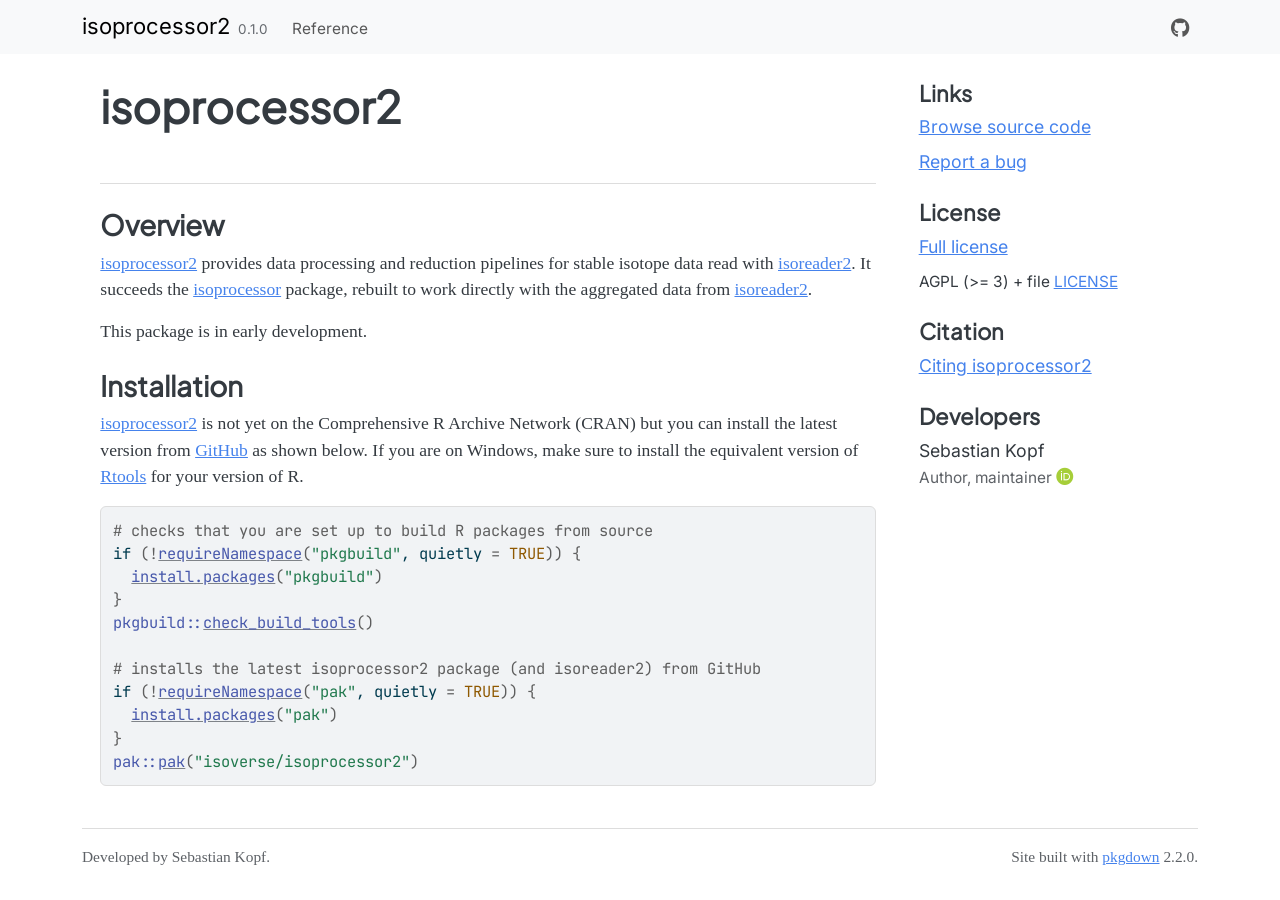
<file: index.html>
<!DOCTYPE html>
<!-- Generated by pkgdown: do not edit by hand --><html lang="en">
<head>
<meta http-equiv="Content-Type" content="text/html; charset=UTF-8">
<meta charset="utf-8">
<meta http-equiv="X-UA-Compatible" content="IE=edge">
<meta name="viewport" content="width=device-width, initial-scale=1, shrink-to-fit=no">
<title>Process Stable Isotope Data • isoprocessor2</title>
<script src="deps/jquery-3.6.0/jquery-3.6.0.min.js"></script><meta name="viewport" content="width=device-width, initial-scale=1, shrink-to-fit=no">
<link href="deps/bootstrap-5.3.8/bootstrap.min.css" rel="stylesheet">
<script src="deps/bootstrap-5.3.8/bootstrap.bundle.min.js"></script><link href="deps/Inter-0.4.10/font.css" rel="stylesheet">
<link href="deps/JetBrains_Mono-0.4.10/font.css" rel="stylesheet">
<link href="deps/Plus_Jakarta_Sans-0.4.10/font.css" rel="stylesheet">
<link href="deps/font-awesome-6.5.2/css/all.min.css" rel="stylesheet">
<link href="deps/font-awesome-6.5.2/css/v4-shims.min.css" rel="stylesheet">
<script src="deps/headroom-0.11.0/headroom.min.js"></script><script src="deps/headroom-0.11.0/jQuery.headroom.min.js"></script><script src="deps/bootstrap-toc-1.0.1/bootstrap-toc.min.js"></script><script src="deps/clipboard.js-2.0.11/clipboard.min.js"></script><script src="deps/search-1.0.0/autocomplete.jquery.min.js"></script><script src="deps/search-1.0.0/fuse.min.js"></script><script src="deps/search-1.0.0/mark.min.js"></script><!-- pkgdown --><script src="pkgdown.js"></script><meta property="og:title" content="Process Stable Isotope Data">
<meta name="description" content="Data processing and reduction pipelines for the stable isotope data read by the isoreader2 package, including peak detection, calibration, standardization, and visualization of isotope ratio mass spectrometry (IRMS) data.">
<meta property="og:description" content="Data processing and reduction pipelines for the stable isotope data read by the isoreader2 package, including peak detection, calibration, standardization, and visualization of isotope ratio mass spectrometry (IRMS) data.">
</head>
<body>
    <a href="#main" class="visually-hidden-focusable">Skip to contents</a>


    <nav class="navbar navbar-expand-lg fixed-top bg-light" data-bs-theme="default" aria-label="Site navigation"><div class="container">

    <a class="navbar-brand me-2" href="index.html">isoprocessor2</a>

    <small class="nav-text text-muted me-auto" data-bs-toggle="tooltip" data-bs-placement="bottom" title="Released version">0.1.0</small>


    <button class="navbar-toggler" type="button" data-bs-toggle="collapse" data-bs-target="#navbar" aria-controls="navbar" aria-expanded="false" aria-label="Toggle navigation">
      <span class="navbar-toggler-icon"></span>
    </button>

    <div id="navbar" class="collapse navbar-collapse ms-3">
      <ul class="navbar-nav me-auto">
<li class="nav-item"><a class="nav-link" href="reference/index.html">Reference</a></li>
      </ul>
<ul class="navbar-nav">
<li class="nav-item"><a class="external-link nav-link" href="https://github.com/isoverse/isoprocessor2" aria-label="View on GitHub"><span class="fa fa-github fa-lg"></span></a></li>
      </ul>
</div>


  </div>
</nav><div class="container template-home">
<div class="row">
  <main id="main" class="col-md-9"><div class="section level1">
<div class="page-header"><h1 id="isoprocessor2">isoprocessor2<a class="anchor" aria-label="anchor" href="#isoprocessor2"></a>
</h1></div>
<!-- badges: start -->

<div class="section level2">
<h2 id="overview">Overview<a class="anchor" aria-label="anchor" href="#overview"></a>
</h2>
<p><a href="https://isoprocessor2.isoverse.org/">isoprocessor2</a> provides data processing and reduction pipelines for stable isotope data read with <a href="https://isoreader2.isoverse.org/" class="external-link">isoreader2</a>. It succeeds the <a href="https://isoprocessor.isoverse.org/" class="external-link">isoprocessor</a> package, rebuilt to work directly with the aggregated data from <a href="https://isoreader2.isoverse.org/" class="external-link">isoreader2</a>.</p>
<p>This package is in early development.</p>
</div>
<div class="section level2">
<h2 id="installation">Installation<a class="anchor" aria-label="anchor" href="#installation"></a>
</h2>
<p><a href="https://isoprocessor2.isoverse.org/">isoprocessor2</a> is not yet on the Comprehensive R Archive Network (CRAN) but you can install the latest version from <a href="https://github.com/isoverse/isoprocessor2" class="external-link">GitHub</a> as shown below. If you are on Windows, make sure to install the equivalent version of <a href="https://cran.r-project.org/bin/windows/Rtools/" class="external-link">Rtools</a> for your version of R.</p>
<div class="sourceCode" id="cb1"><pre class="downlit sourceCode r">
<code class="sourceCode R"><span><span class="co"># checks that you are set up to build R packages from source</span></span>
<span><span class="kw">if</span> <span class="op">(</span><span class="op">!</span><span class="fu"><a href="https://rdrr.io/r/base/ns-load.html" class="external-link">requireNamespace</a></span><span class="op">(</span><span class="st">"pkgbuild"</span>, quietly <span class="op">=</span> <span class="cn">TRUE</span><span class="op">)</span><span class="op">)</span> <span class="op">{</span></span>
<span>  <span class="fu"><a href="https://rdrr.io/r/utils/install.packages.html" class="external-link">install.packages</a></span><span class="op">(</span><span class="st">"pkgbuild"</span><span class="op">)</span></span>
<span><span class="op">}</span></span>
<span><span class="fu">pkgbuild</span><span class="fu">::</span><span class="fu"><a href="https://pkgbuild.r-lib.org/reference/has_build_tools.html" class="external-link">check_build_tools</a></span><span class="op">(</span><span class="op">)</span></span>
<span></span>
<span><span class="co"># installs the latest isoprocessor2 package (and isoreader2) from GitHub</span></span>
<span><span class="kw">if</span> <span class="op">(</span><span class="op">!</span><span class="fu"><a href="https://rdrr.io/r/base/ns-load.html" class="external-link">requireNamespace</a></span><span class="op">(</span><span class="st">"pak"</span>, quietly <span class="op">=</span> <span class="cn">TRUE</span><span class="op">)</span><span class="op">)</span> <span class="op">{</span></span>
<span>  <span class="fu"><a href="https://rdrr.io/r/utils/install.packages.html" class="external-link">install.packages</a></span><span class="op">(</span><span class="st">"pak"</span><span class="op">)</span></span>
<span><span class="op">}</span></span>
<span><span class="fu">pak</span><span class="fu">::</span><span class="fu"><a href="https://pak.r-lib.org/reference/pak.html" class="external-link">pak</a></span><span class="op">(</span><span class="st">"isoverse/isoprocessor2"</span><span class="op">)</span></span></code></pre></div>
</div>
</div>
  </main><aside class="col-md-3"><div class="links">
<h2 data-toc-skip>Links</h2>
<ul class="list-unstyled">
<li><a href="https://github.com/isoverse/isoprocessor2/" class="external-link">Browse source code</a></li>
<li><a href="https://github.com/isoverse/isoprocessor2/issues" class="external-link">Report a bug</a></li>
</ul>
</div>

<div class="license">
<h2 data-toc-skip>License</h2>
<ul class="list-unstyled">
<li><a href="LICENSE.html">Full license</a></li>
<li><small>AGPL (&gt;= 3) + file <a href="LICENSE-text.html">LICENSE</a></small></li>
</ul>
</div>


<div class="citation">
<h2 data-toc-skip>Citation</h2>
<ul class="list-unstyled">
<li><a href="authors.html#citation">Citing isoprocessor2</a></li>
</ul>
</div>

<div class="developers">
<h2 data-toc-skip>Developers</h2>
<ul class="list-unstyled">
<li>Sebastian Kopf <br><small class="roles"> Author, maintainer </small> <a href="https://orcid.org/0000-0002-2044-0201" target="orcid.widget" aria-label="ORCID" class="external-link"><span class="fab fa-orcid orcid" aria-hidden="true"></span></a>  </li>
</ul>
</div>



  </aside>
</div>


    <footer><div class="pkgdown-footer-left">
  <p>Developed by Sebastian Kopf.</p>
</div>

<div class="pkgdown-footer-right">
  <p>Site built with <a href="https://pkgdown.r-lib.org/" class="external-link">pkgdown</a> 2.2.0.</p>
</div>

    </footer>
</div>





  </body>
</html>
</file>
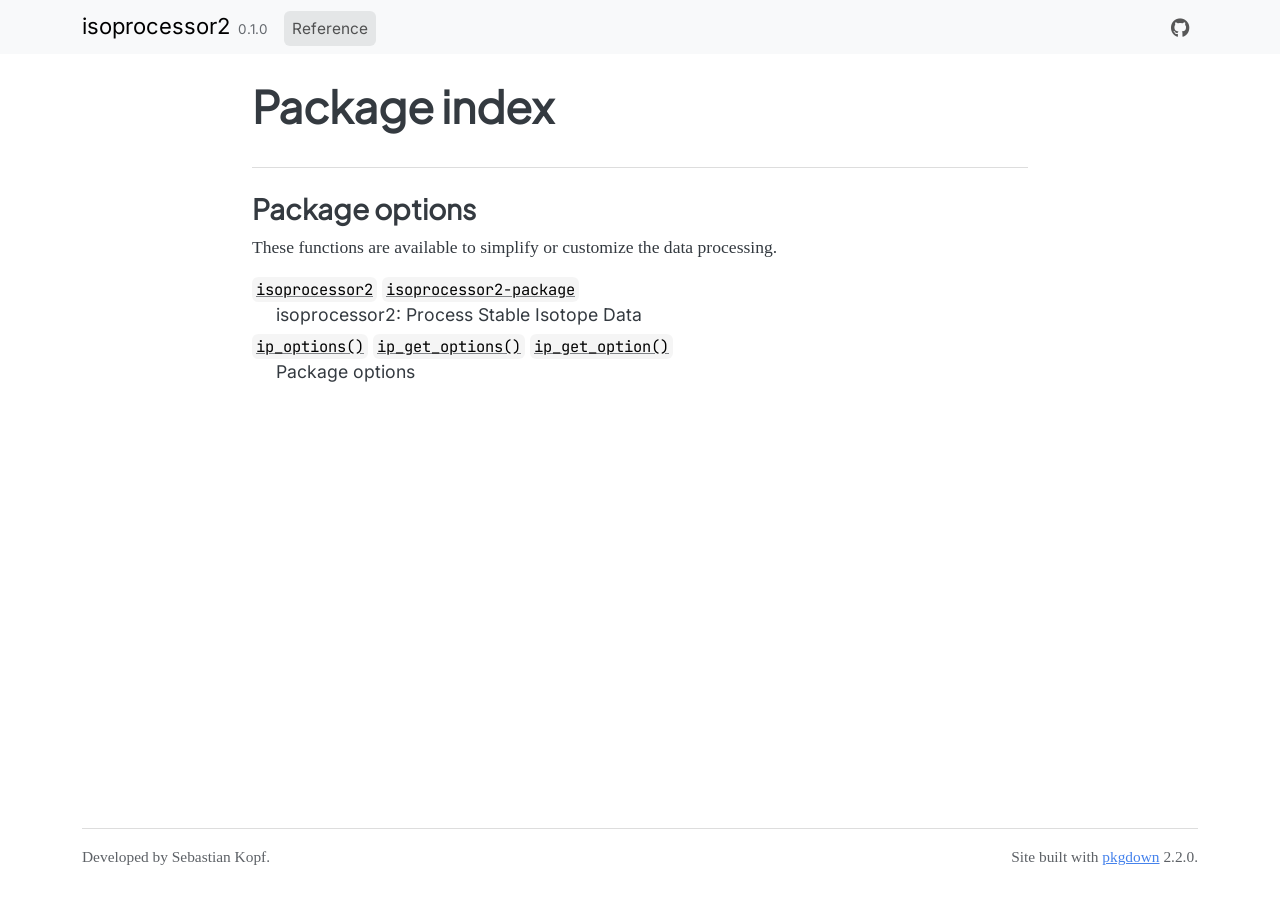
<file: reference/index.html>
<!DOCTYPE html>
<!-- Generated by pkgdown: do not edit by hand --><html lang="en"><head><meta http-equiv="Content-Type" content="text/html; charset=UTF-8"><meta charset="utf-8"><meta http-equiv="X-UA-Compatible" content="IE=edge"><meta name="viewport" content="width=device-width, initial-scale=1, shrink-to-fit=no"><title>Package index • isoprocessor2</title><script src="../deps/jquery-3.6.0/jquery-3.6.0.min.js"></script><meta name="viewport" content="width=device-width, initial-scale=1, shrink-to-fit=no"><link href="../deps/bootstrap-5.3.8/bootstrap.min.css" rel="stylesheet"><script src="../deps/bootstrap-5.3.8/bootstrap.bundle.min.js"></script><link href="../deps/Inter-0.4.10/font.css" rel="stylesheet"><link href="../deps/JetBrains_Mono-0.4.10/font.css" rel="stylesheet"><link href="../deps/Plus_Jakarta_Sans-0.4.10/font.css" rel="stylesheet"><link href="../deps/font-awesome-6.5.2/css/all.min.css" rel="stylesheet"><link href="../deps/font-awesome-6.5.2/css/v4-shims.min.css" rel="stylesheet"><script src="../deps/headroom-0.11.0/headroom.min.js"></script><script src="../deps/headroom-0.11.0/jQuery.headroom.min.js"></script><script src="../deps/bootstrap-toc-1.0.1/bootstrap-toc.min.js"></script><script src="../deps/clipboard.js-2.0.11/clipboard.min.js"></script><script src="../deps/search-1.0.0/autocomplete.jquery.min.js"></script><script src="../deps/search-1.0.0/fuse.min.js"></script><script src="../deps/search-1.0.0/mark.min.js"></script><!-- pkgdown --><script src="../pkgdown.js"></script><meta property="og:title" content="Package index"></head><body>
    <a href="#main" class="visually-hidden-focusable">Skip to contents</a>


    <nav class="navbar navbar-expand-lg fixed-top bg-light" data-bs-theme="default" aria-label="Site navigation"><div class="container">

    <a class="navbar-brand me-2" href="../index.html">isoprocessor2</a>

    <small class="nav-text text-muted me-auto" data-bs-toggle="tooltip" data-bs-placement="bottom" title="Released version">0.1.0</small>


    <button class="navbar-toggler" type="button" data-bs-toggle="collapse" data-bs-target="#navbar" aria-controls="navbar" aria-expanded="false" aria-label="Toggle navigation">
      <span class="navbar-toggler-icon"></span>
    </button>

    <div id="navbar" class="collapse navbar-collapse ms-3">
      <ul class="navbar-nav me-auto"><li class="active nav-item"><a class="nav-link" href="../reference/index.html">Reference</a></li>
      </ul><ul class="navbar-nav"><li class="nav-item"><a class="external-link nav-link" href="https://github.com/isoverse/isoprocessor2" aria-label="View on GitHub"><span class="fa fa-github fa-lg"></span></a></li>
      </ul></div>


  </div>
</nav><div class="container template-reference-index">
<div class="row">
  <main id="main" class="col-md-9"><div class="page-header">

      <h1>Package index</h1>
    </div>

    <div class="section level2">
      <h2 id="package-options">Package options<a class="anchor" aria-label="anchor" href="#package-options"></a></h2>

      <div class="section-desc"><p>These functions are available to simplify or customize the data processing.</p></div>

      <dl></dl></div><div class="section level2">




      <dl><dt>

          <code><a href="isoprocessor2-package.html">isoprocessor2</a></code> <code><a href="isoprocessor2-package.html">isoprocessor2-package</a></code>

        </dt>
        <dd>isoprocessor2: Process Stable Isotope Data</dd>

        <dt>

          <code><a href="ip_options.html">ip_options()</a></code> <code><a href="ip_options.html">ip_get_options()</a></code> <code><a href="ip_options.html">ip_get_option()</a></code>

        </dt>
        <dd>Package options</dd>
      </dl></div>
  </main></div>


    <footer><div class="pkgdown-footer-left">
  <p>Developed by Sebastian Kopf.</p>
</div>

<div class="pkgdown-footer-right">
  <p>Site built with <a href="https://pkgdown.r-lib.org/" class="external-link">pkgdown</a> 2.2.0.</p>
</div>

    </footer></div>





  </body></html>
</file>
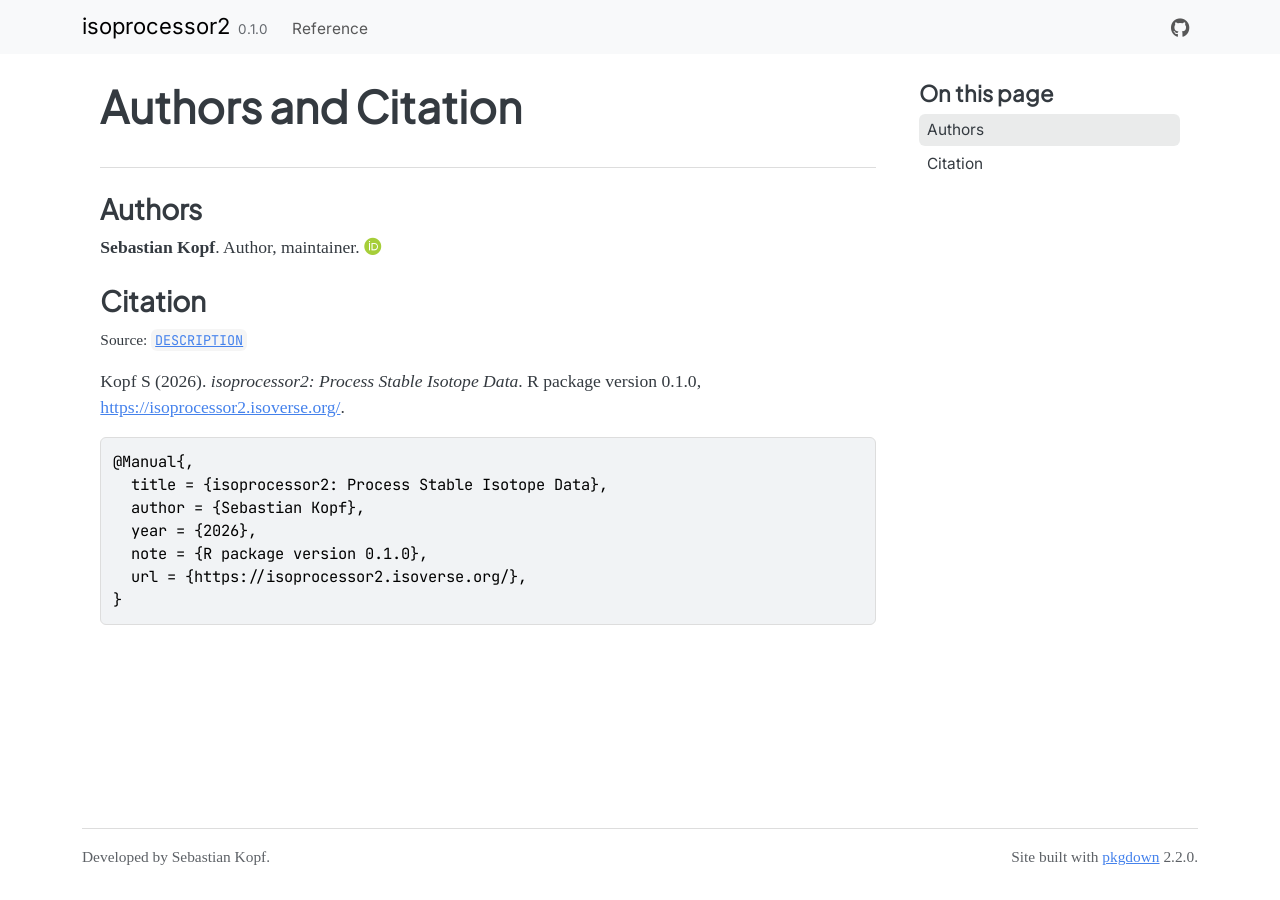
<file: authors.html>
<!DOCTYPE html>
<!-- Generated by pkgdown: do not edit by hand --><html lang="en"><head><meta http-equiv="Content-Type" content="text/html; charset=UTF-8"><meta charset="utf-8"><meta http-equiv="X-UA-Compatible" content="IE=edge"><meta name="viewport" content="width=device-width, initial-scale=1, shrink-to-fit=no"><title>Authors and Citation • isoprocessor2</title><script src="deps/jquery-3.6.0/jquery-3.6.0.min.js"></script><meta name="viewport" content="width=device-width, initial-scale=1, shrink-to-fit=no"><link href="deps/bootstrap-5.3.8/bootstrap.min.css" rel="stylesheet"><script src="deps/bootstrap-5.3.8/bootstrap.bundle.min.js"></script><link href="deps/Inter-0.4.10/font.css" rel="stylesheet"><link href="deps/JetBrains_Mono-0.4.10/font.css" rel="stylesheet"><link href="deps/Plus_Jakarta_Sans-0.4.10/font.css" rel="stylesheet"><link href="deps/font-awesome-6.5.2/css/all.min.css" rel="stylesheet"><link href="deps/font-awesome-6.5.2/css/v4-shims.min.css" rel="stylesheet"><script src="deps/headroom-0.11.0/headroom.min.js"></script><script src="deps/headroom-0.11.0/jQuery.headroom.min.js"></script><script src="deps/bootstrap-toc-1.0.1/bootstrap-toc.min.js"></script><script src="deps/clipboard.js-2.0.11/clipboard.min.js"></script><script src="deps/search-1.0.0/autocomplete.jquery.min.js"></script><script src="deps/search-1.0.0/fuse.min.js"></script><script src="deps/search-1.0.0/mark.min.js"></script><!-- pkgdown --><script src="pkgdown.js"></script><meta property="og:title" content="Authors and Citation"></head><body>
    <a href="#main" class="visually-hidden-focusable">Skip to contents</a>


    <nav class="navbar navbar-expand-lg fixed-top bg-light" data-bs-theme="default" aria-label="Site navigation"><div class="container">

    <a class="navbar-brand me-2" href="index.html">isoprocessor2</a>

    <small class="nav-text text-muted me-auto" data-bs-toggle="tooltip" data-bs-placement="bottom" title="Released version">0.1.0</small>


    <button class="navbar-toggler" type="button" data-bs-toggle="collapse" data-bs-target="#navbar" aria-controls="navbar" aria-expanded="false" aria-label="Toggle navigation">
      <span class="navbar-toggler-icon"></span>
    </button>

    <div id="navbar" class="collapse navbar-collapse ms-3">
      <ul class="navbar-nav me-auto"><li class="nav-item"><a class="nav-link" href="reference/index.html">Reference</a></li>
      </ul><ul class="navbar-nav"><li class="nav-item"><a class="external-link nav-link" href="https://github.com/isoverse/isoprocessor2" aria-label="View on GitHub"><span class="fa fa-github fa-lg"></span></a></li>
      </ul></div>


  </div>
</nav><div class="container template-citation-authors">
<div class="row">
  <main id="main" class="col-md-9"><div class="page-header">

      <h1>Authors and Citation</h1>
    </div>

    <div class="section level2">
      <h2>Authors</h2>

      <ul class="list-unstyled"><li>
          <p><strong>Sebastian Kopf</strong>. Author, maintainer. <a href="https://orcid.org/0000-0002-2044-0201" target="orcid.widget" aria-label="ORCID" class="external-link"><span class="fab fa-orcid orcid" aria-hidden="true"></span></a>
          </p>
        </li>
      </ul></div>

    <div class="section level2">
      <h2 id="citation">Citation</h2>
      <p><small class="dont-index">Source: <a href="https://github.com/isoverse/isoprocessor2/blob/main/DESCRIPTION" class="external-link"><code>DESCRIPTION</code></a></small></p>

      <p>Kopf S (2026).
<em>isoprocessor2: Process Stable Isotope Data</em>.
R package version 0.1.0, <a href="https://isoprocessor2.isoverse.org/">https://isoprocessor2.isoverse.org/</a>.
</p>
      <pre>@Manual{,
  title = {isoprocessor2: Process Stable Isotope Data},
  author = {Sebastian Kopf},
  year = {2026},
  note = {R package version 0.1.0},
  url = {https://isoprocessor2.isoverse.org/},
}</pre>
    </div>

  </main><aside class="col-md-3"><nav id="toc" aria-label="Table of contents"><h2>On this page</h2>
    </nav></aside></div>


    <footer><div class="pkgdown-footer-left">
  <p>Developed by Sebastian Kopf.</p>
</div>

<div class="pkgdown-footer-right">
  <p>Site built with <a href="https://pkgdown.r-lib.org/" class="external-link">pkgdown</a> 2.2.0.</p>
</div>

    </footer></div>





  </body></html>
</file>
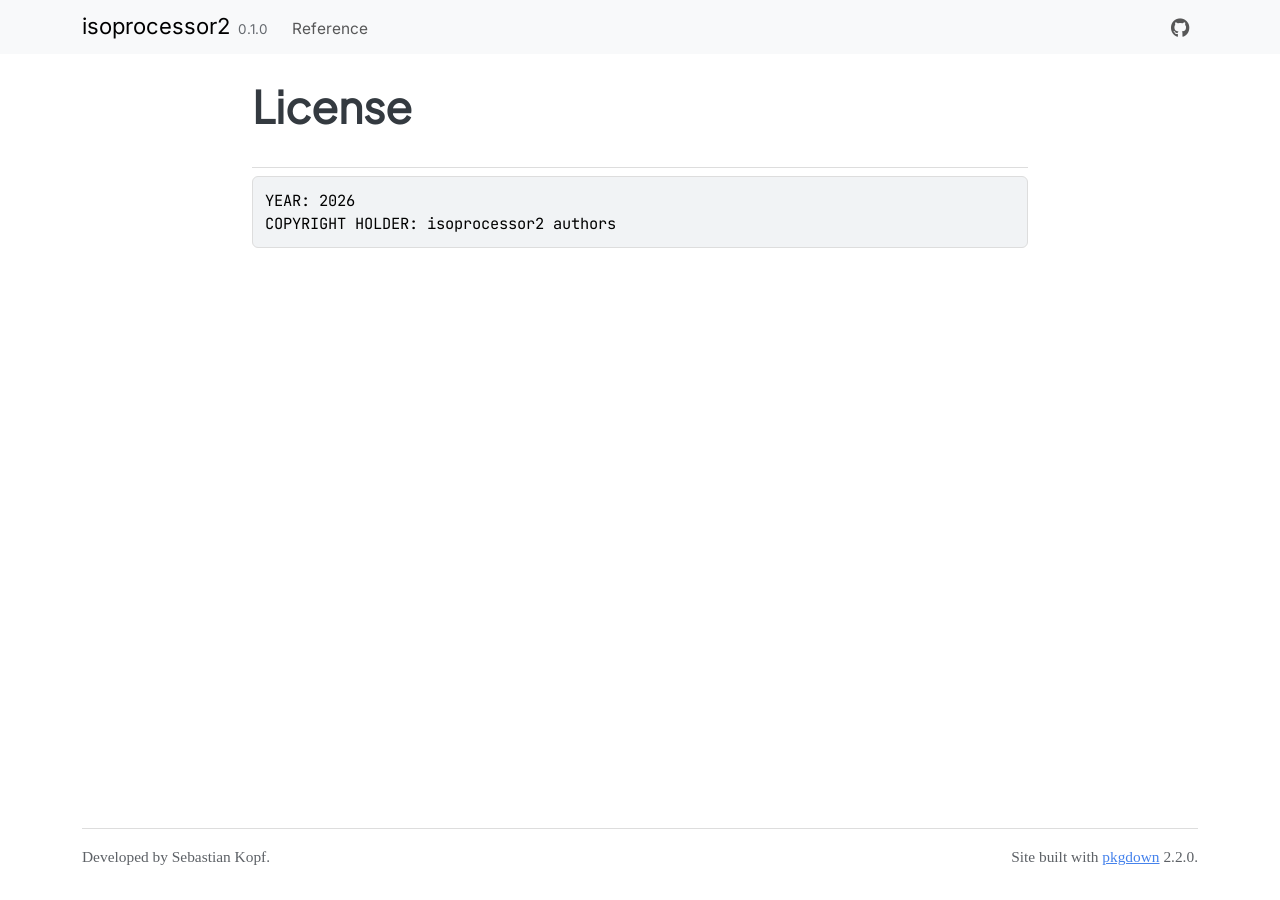
<file: LICENSE-text.html>
<!DOCTYPE html>
<!-- Generated by pkgdown: do not edit by hand --><html lang="en"><head><meta http-equiv="Content-Type" content="text/html; charset=UTF-8"><meta charset="utf-8"><meta http-equiv="X-UA-Compatible" content="IE=edge"><meta name="viewport" content="width=device-width, initial-scale=1, shrink-to-fit=no"><title>License • isoprocessor2</title><script src="deps/jquery-3.6.0/jquery-3.6.0.min.js"></script><meta name="viewport" content="width=device-width, initial-scale=1, shrink-to-fit=no"><link href="deps/bootstrap-5.3.8/bootstrap.min.css" rel="stylesheet"><script src="deps/bootstrap-5.3.8/bootstrap.bundle.min.js"></script><link href="deps/Inter-0.4.10/font.css" rel="stylesheet"><link href="deps/JetBrains_Mono-0.4.10/font.css" rel="stylesheet"><link href="deps/Plus_Jakarta_Sans-0.4.10/font.css" rel="stylesheet"><link href="deps/font-awesome-6.5.2/css/all.min.css" rel="stylesheet"><link href="deps/font-awesome-6.5.2/css/v4-shims.min.css" rel="stylesheet"><script src="deps/headroom-0.11.0/headroom.min.js"></script><script src="deps/headroom-0.11.0/jQuery.headroom.min.js"></script><script src="deps/bootstrap-toc-1.0.1/bootstrap-toc.min.js"></script><script src="deps/clipboard.js-2.0.11/clipboard.min.js"></script><script src="deps/search-1.0.0/autocomplete.jquery.min.js"></script><script src="deps/search-1.0.0/fuse.min.js"></script><script src="deps/search-1.0.0/mark.min.js"></script><!-- pkgdown --><script src="pkgdown.js"></script><meta property="og:title" content="License"></head><body>
    <a href="#main" class="visually-hidden-focusable">Skip to contents</a>


    <nav class="navbar navbar-expand-lg fixed-top bg-light" data-bs-theme="default" aria-label="Site navigation"><div class="container">

    <a class="navbar-brand me-2" href="index.html">isoprocessor2</a>

    <small class="nav-text text-muted me-auto" data-bs-toggle="tooltip" data-bs-placement="bottom" title="Released version">0.1.0</small>


    <button class="navbar-toggler" type="button" data-bs-toggle="collapse" data-bs-target="#navbar" aria-controls="navbar" aria-expanded="false" aria-label="Toggle navigation">
      <span class="navbar-toggler-icon"></span>
    </button>

    <div id="navbar" class="collapse navbar-collapse ms-3">
      <ul class="navbar-nav me-auto"><li class="nav-item"><a class="nav-link" href="reference/index.html">Reference</a></li>
      </ul><ul class="navbar-nav"><li class="nav-item"><a class="external-link nav-link" href="https://github.com/isoverse/isoprocessor2" aria-label="View on GitHub"><span class="fa fa-github fa-lg"></span></a></li>
      </ul></div>


  </div>
</nav><div class="container template-title-body">
<div class="row">
  <main id="main" class="col-md-9"><div class="page-header">

      <h1>License</h1>

    </div>

<pre>YEAR: 2026
COPYRIGHT HOLDER: isoprocessor2 authors
</pre>

  </main></div>


    <footer><div class="pkgdown-footer-left">
  <p>Developed by Sebastian Kopf.</p>
</div>

<div class="pkgdown-footer-right">
  <p>Site built with <a href="https://pkgdown.r-lib.org/" class="external-link">pkgdown</a> 2.2.0.</p>
</div>

    </footer></div>





  </body></html>
</file>
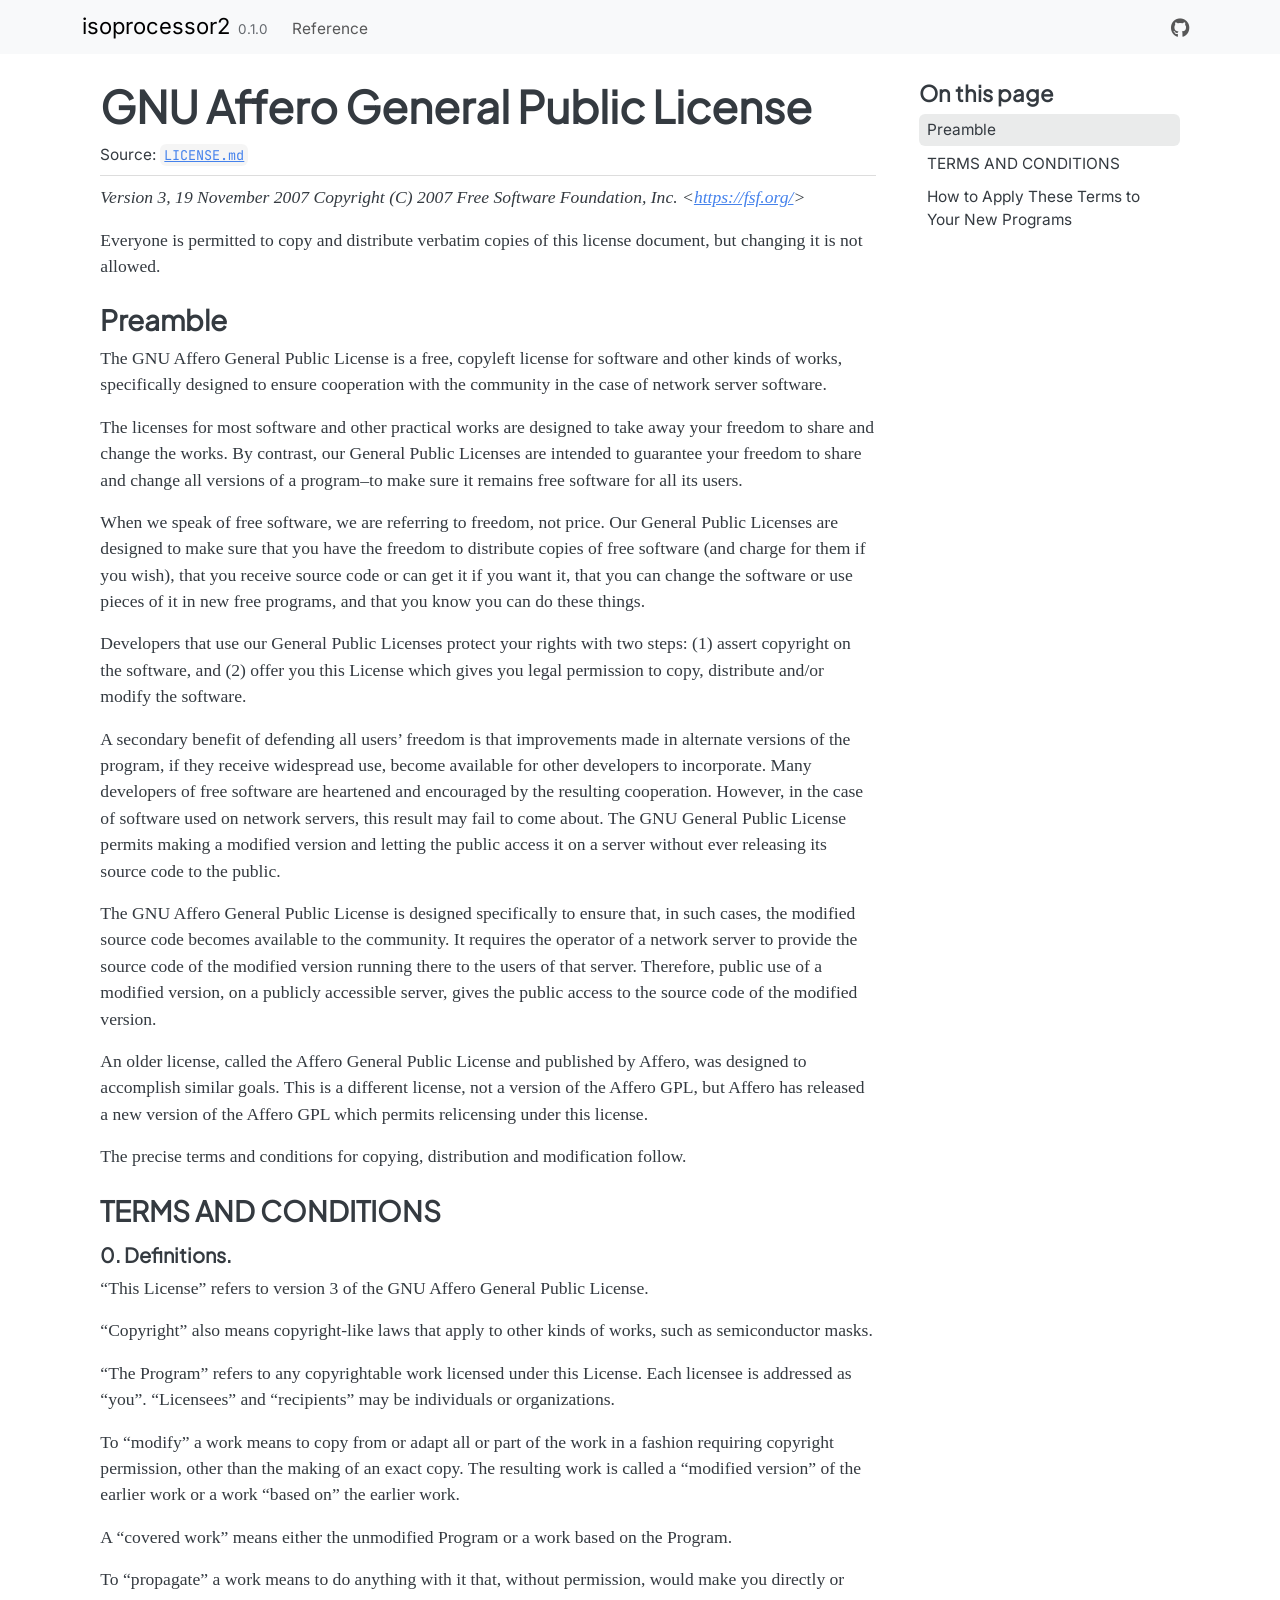
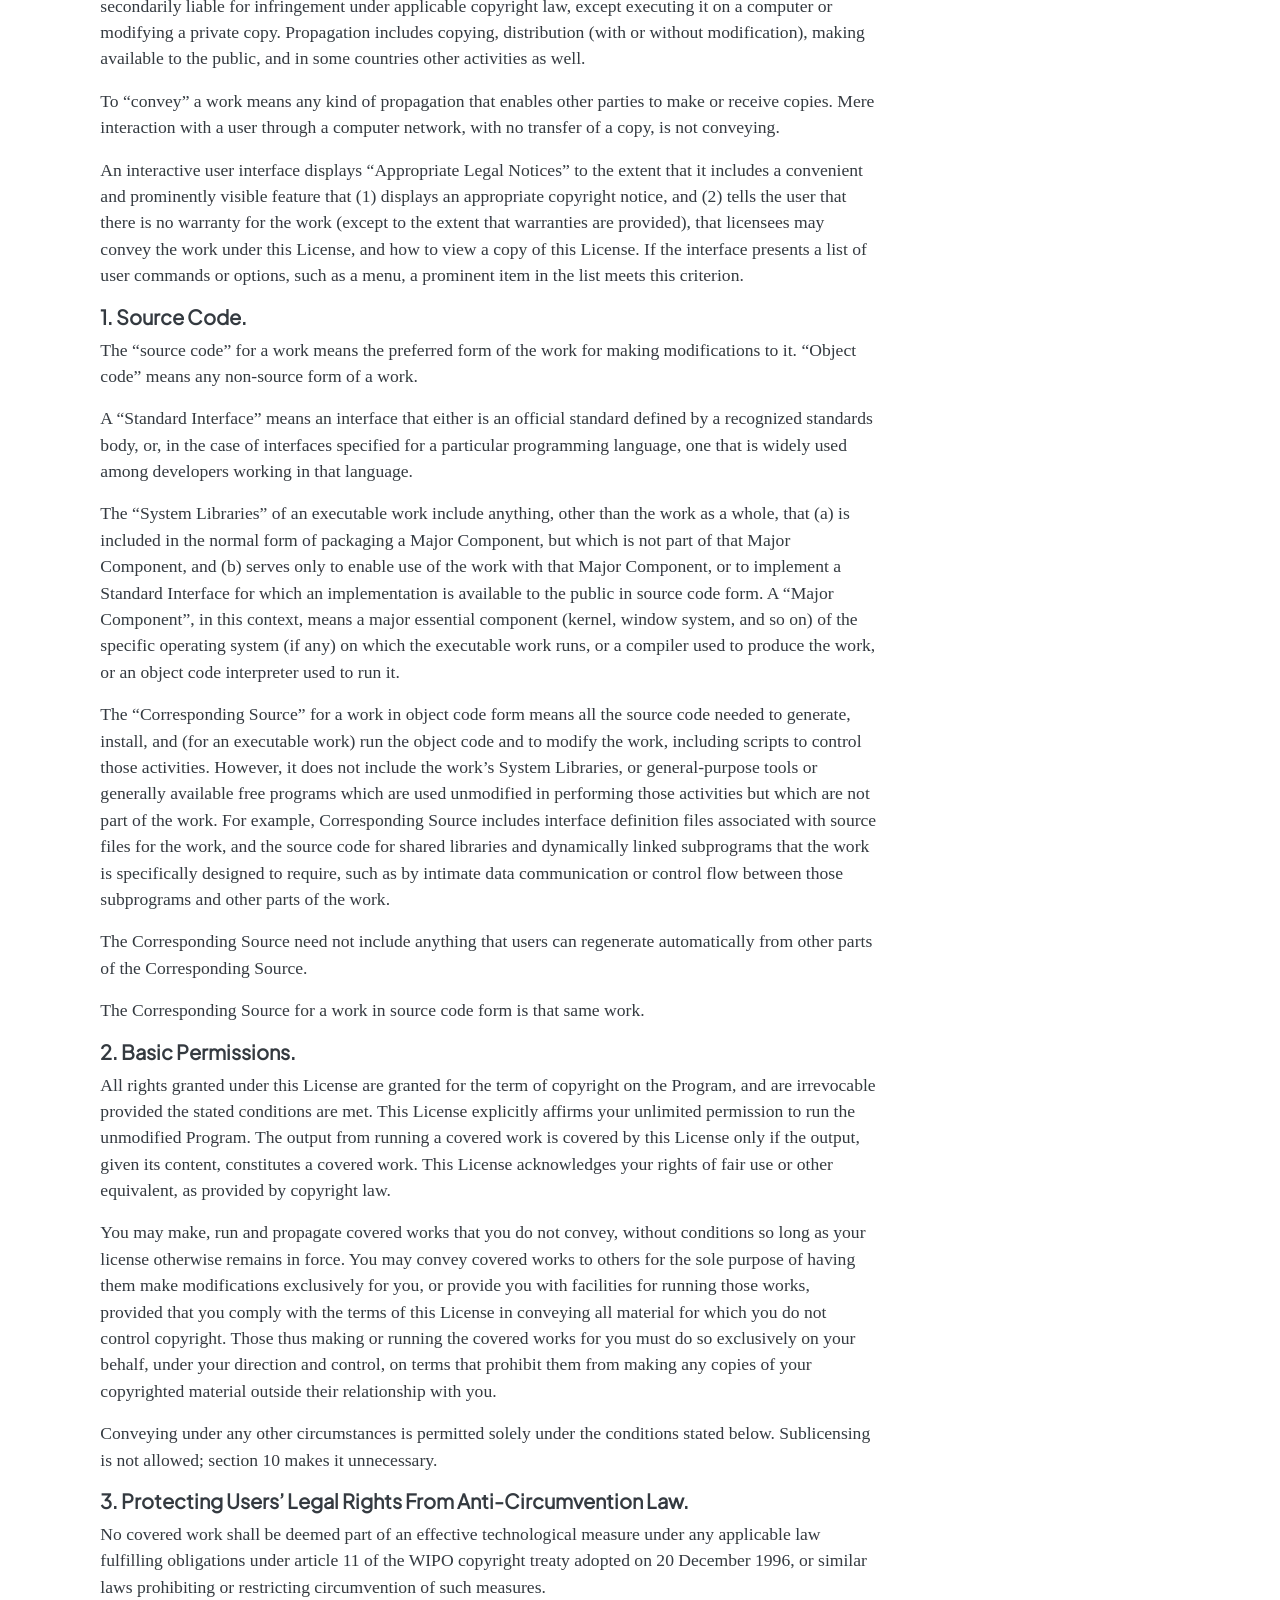
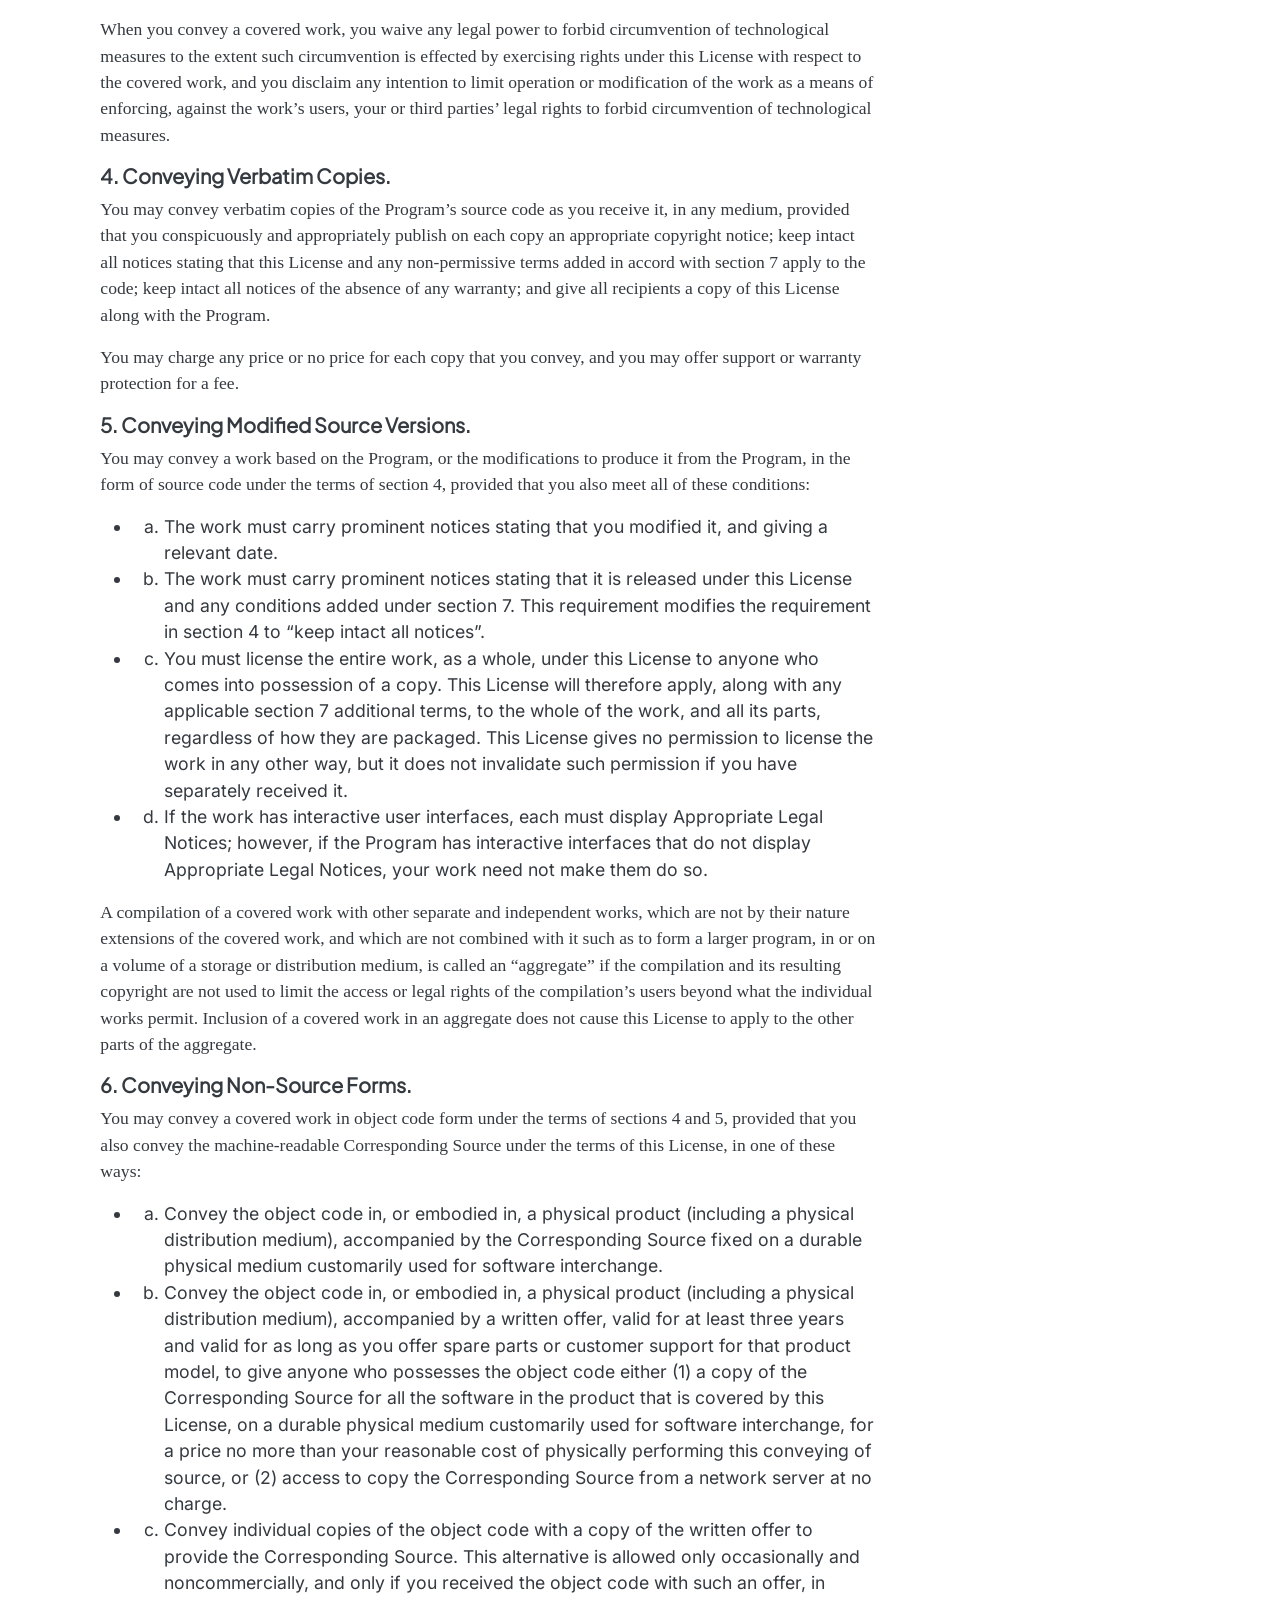
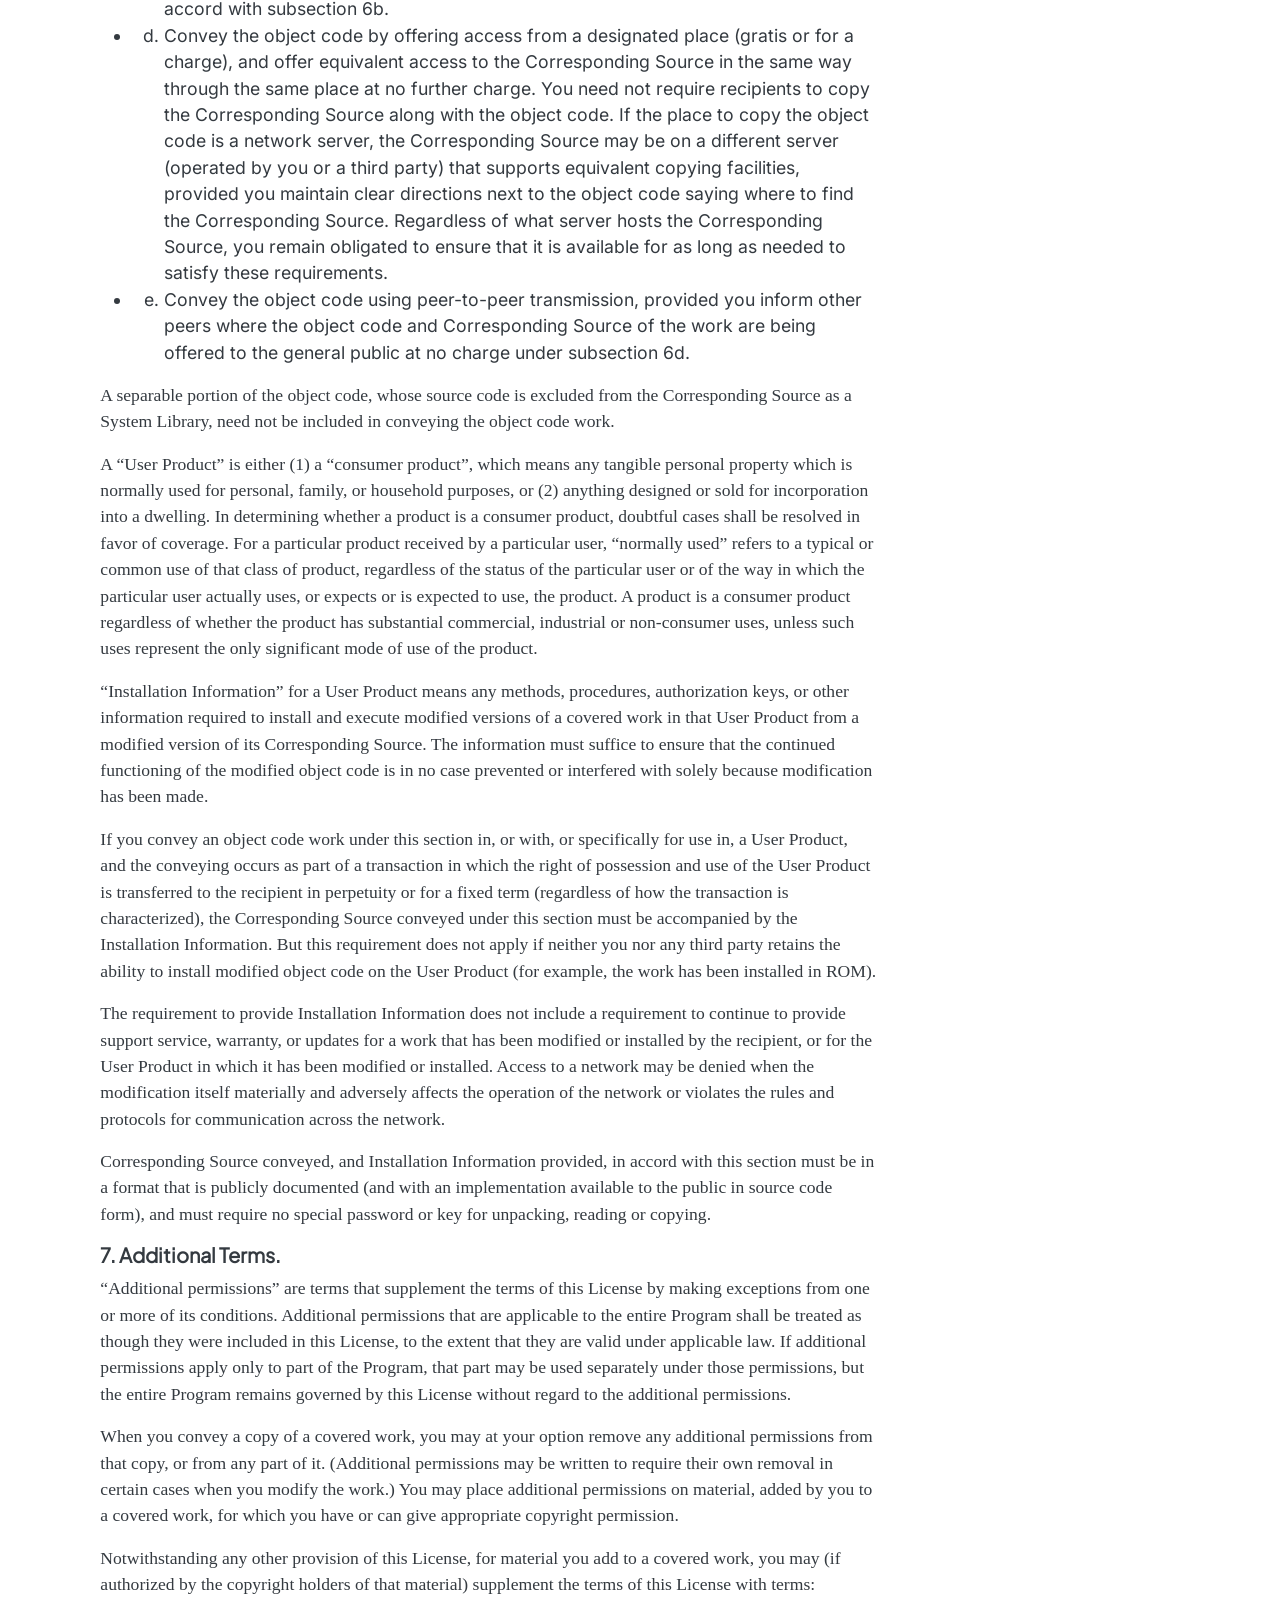
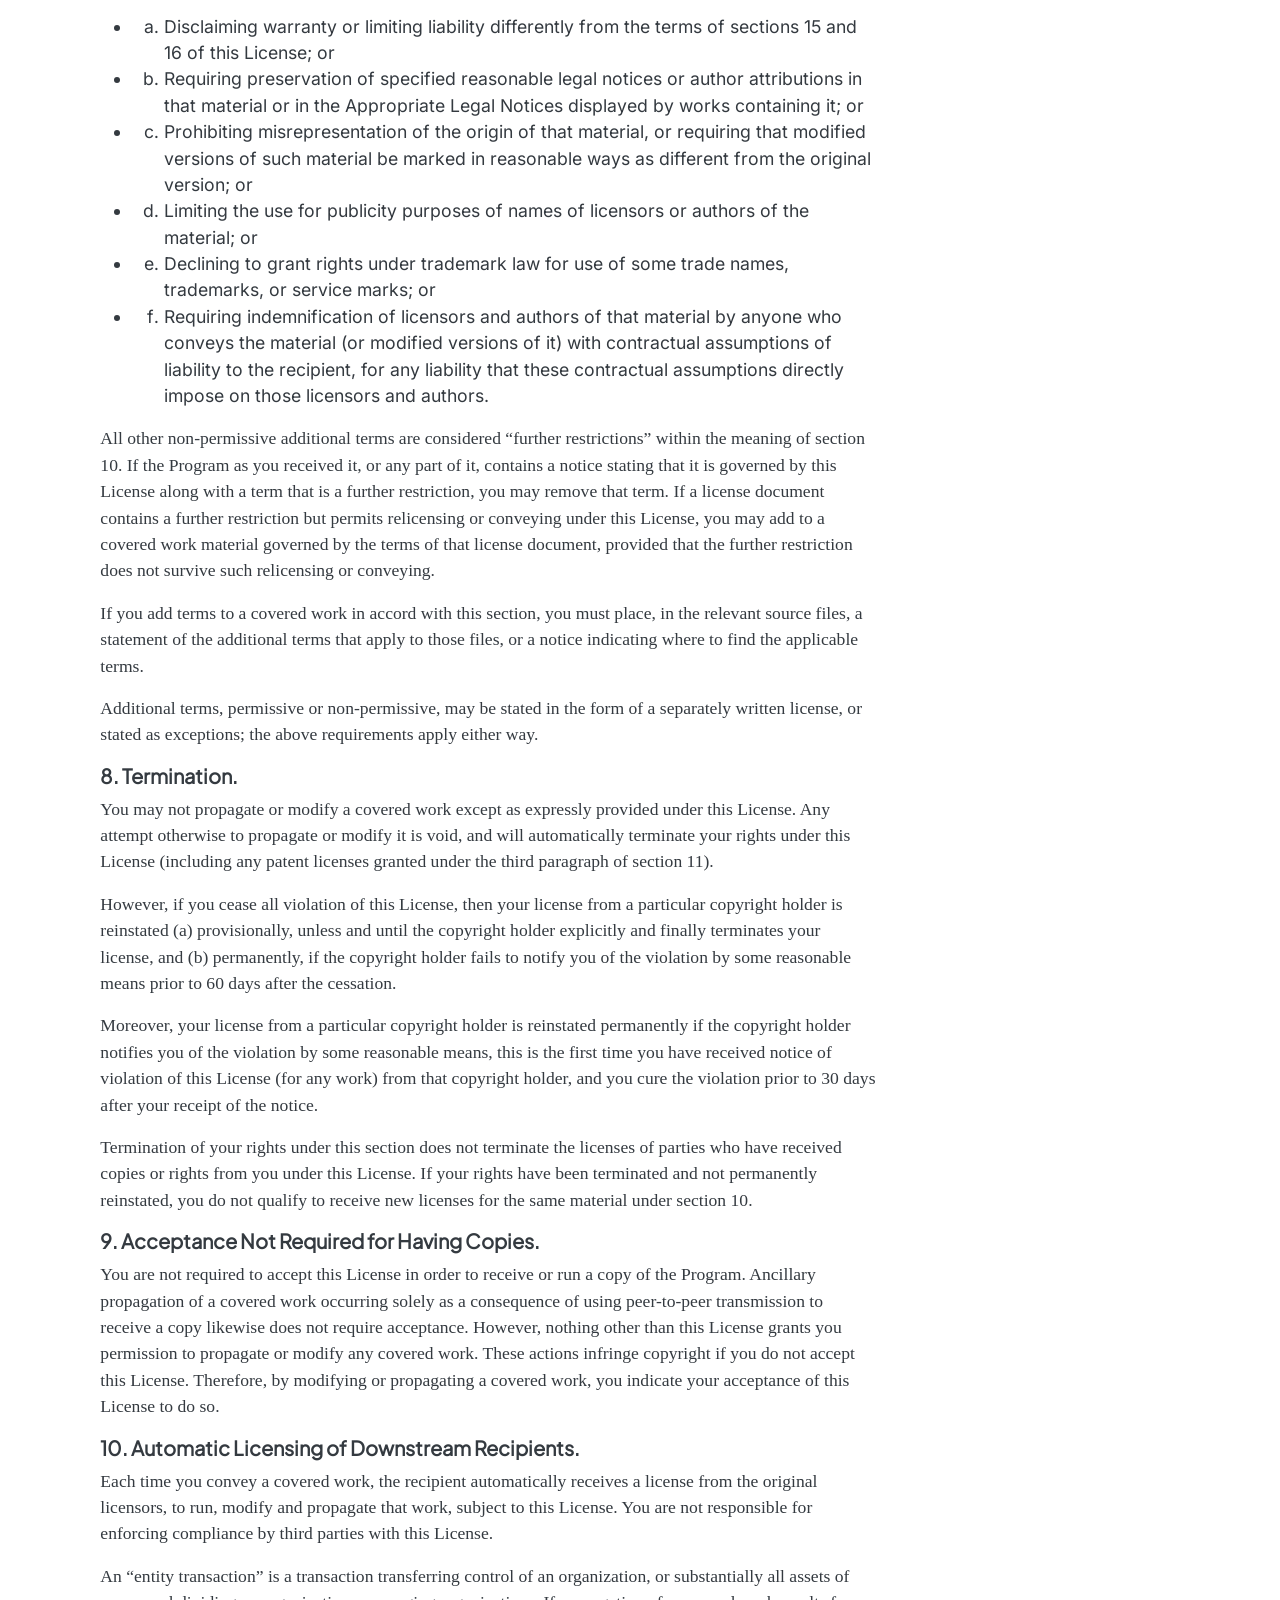
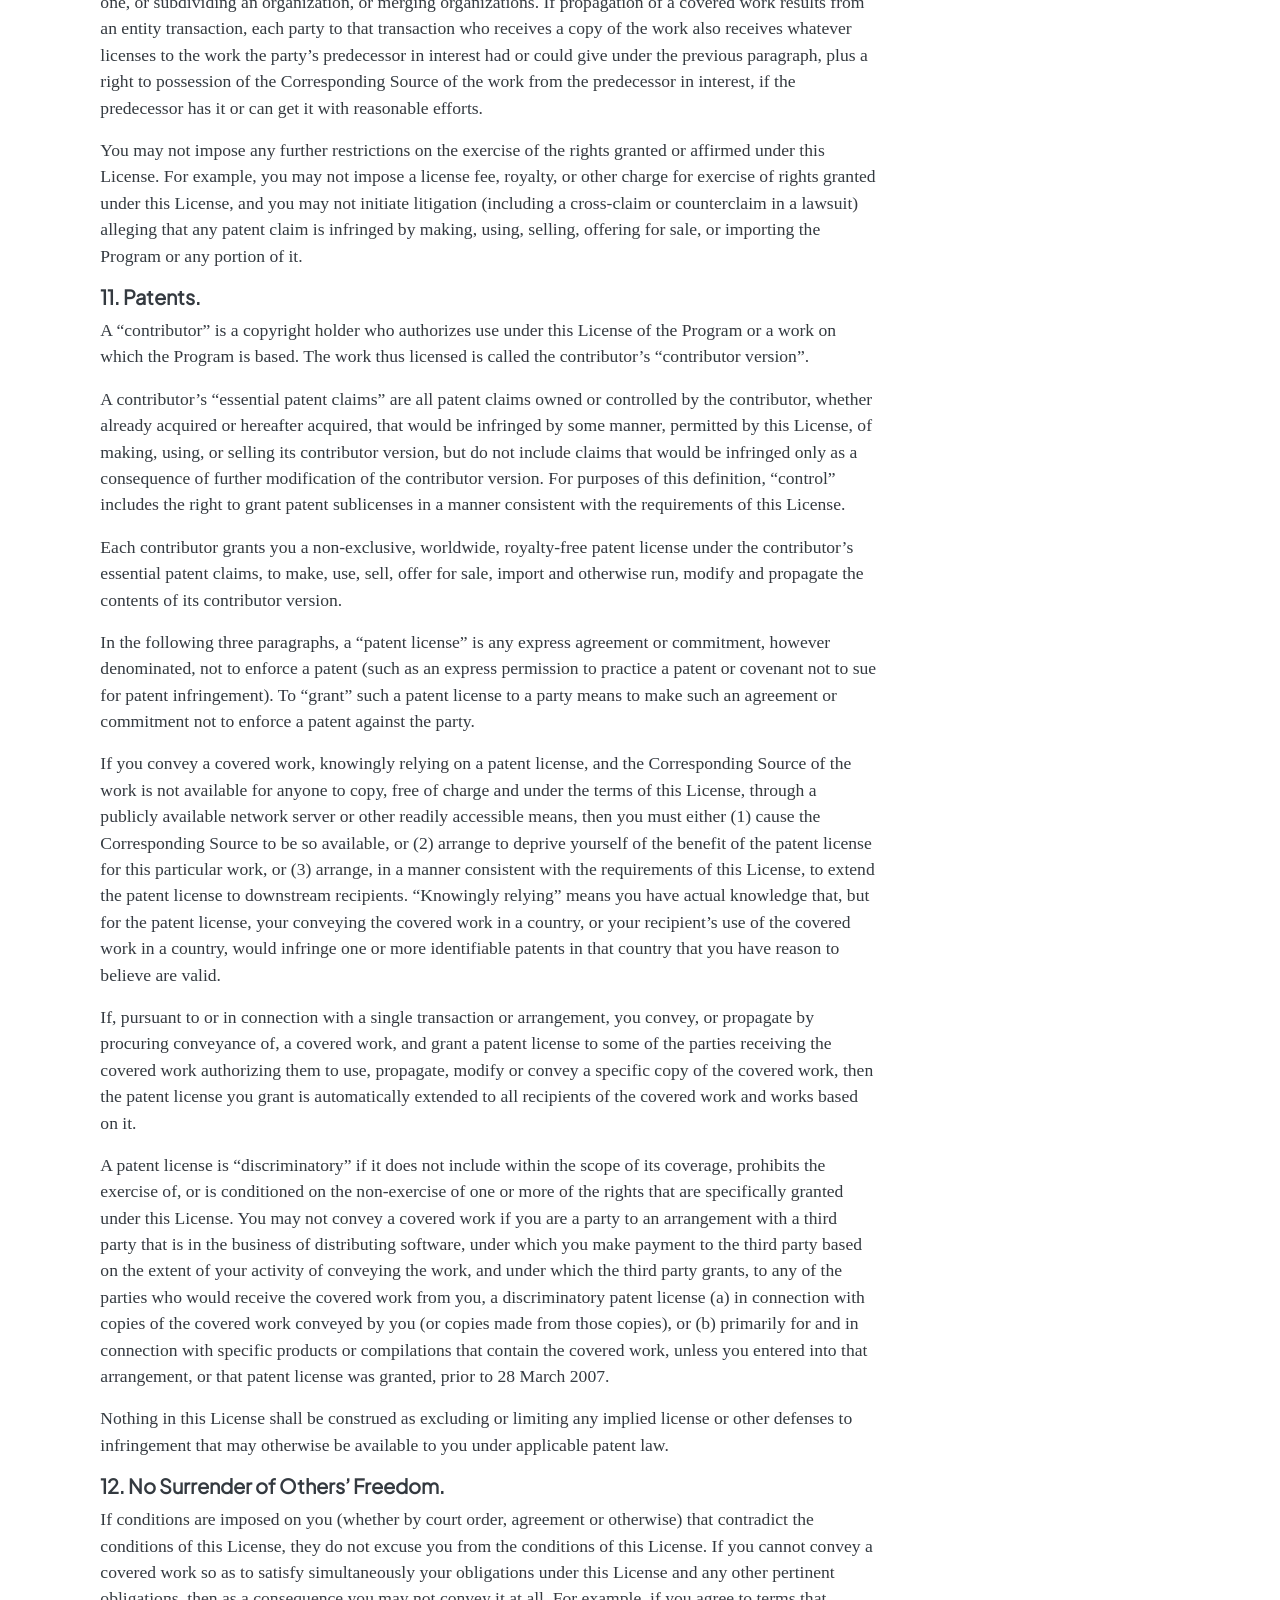
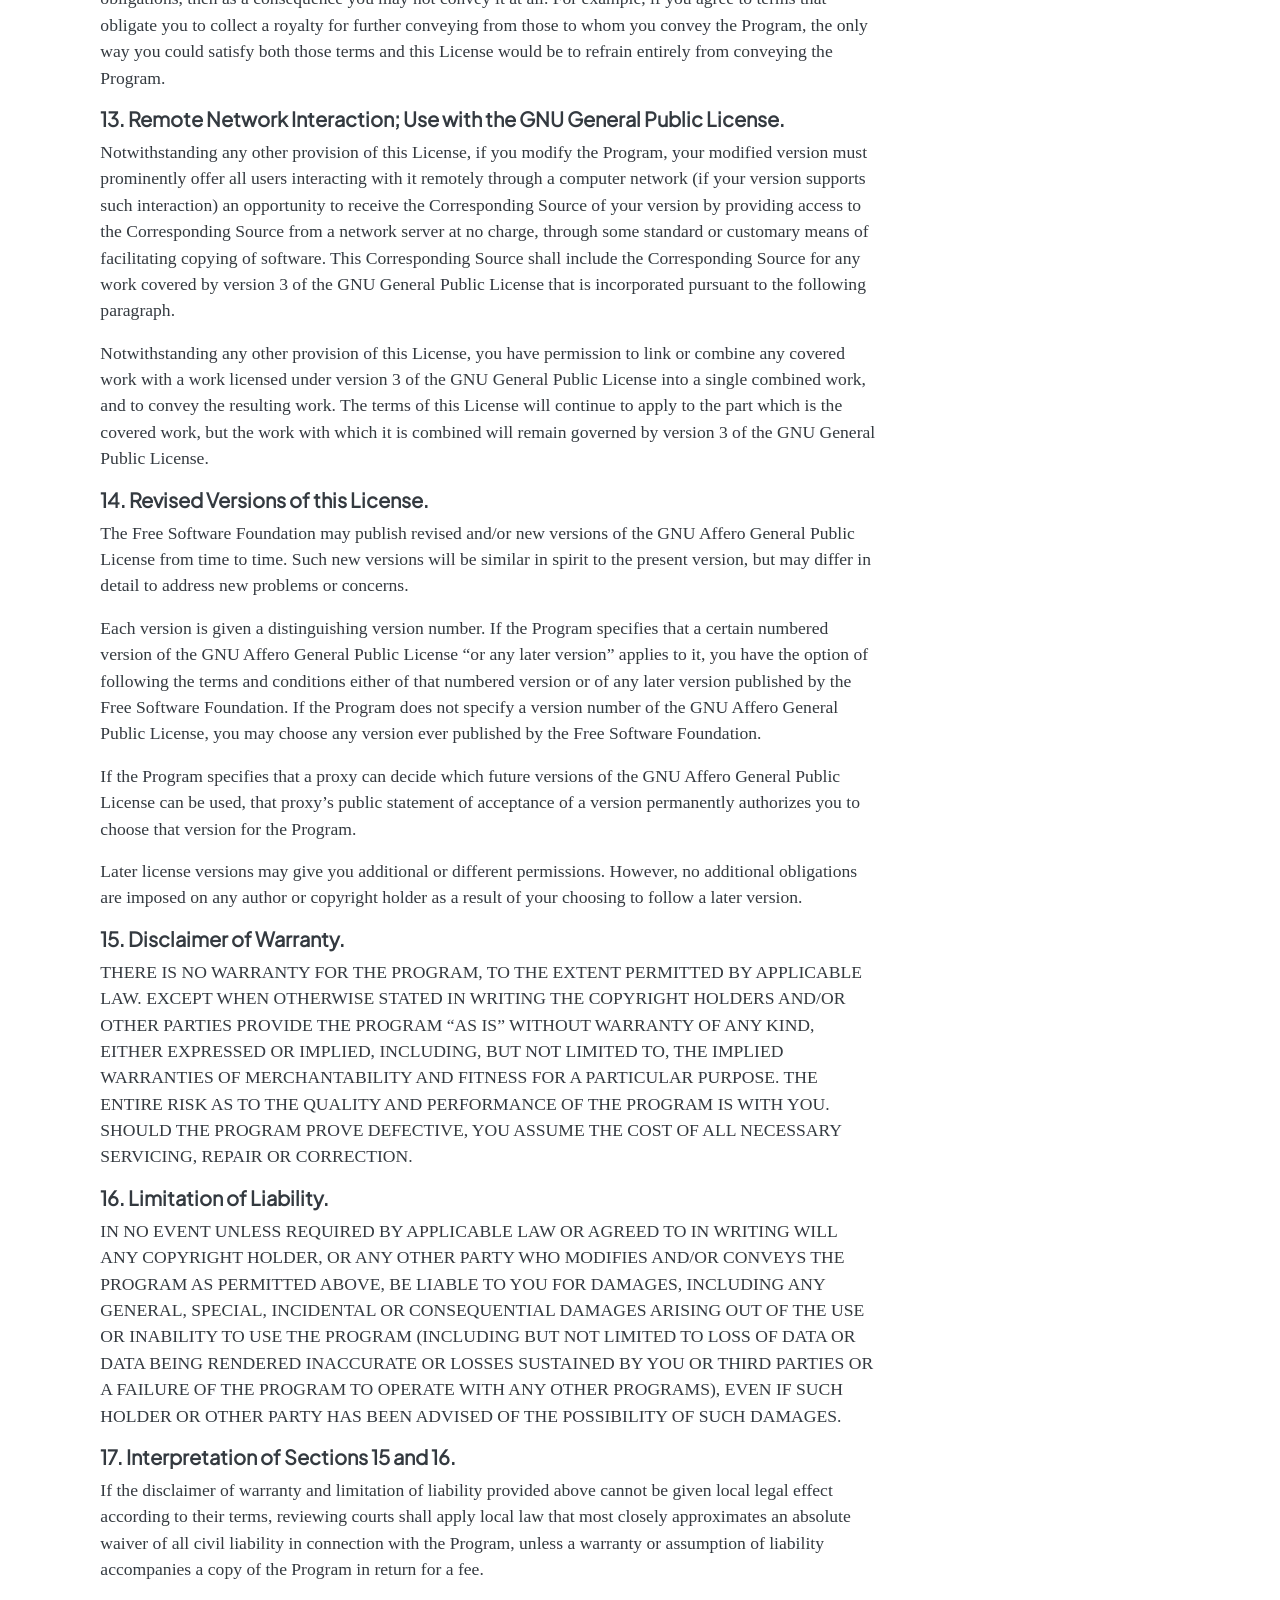
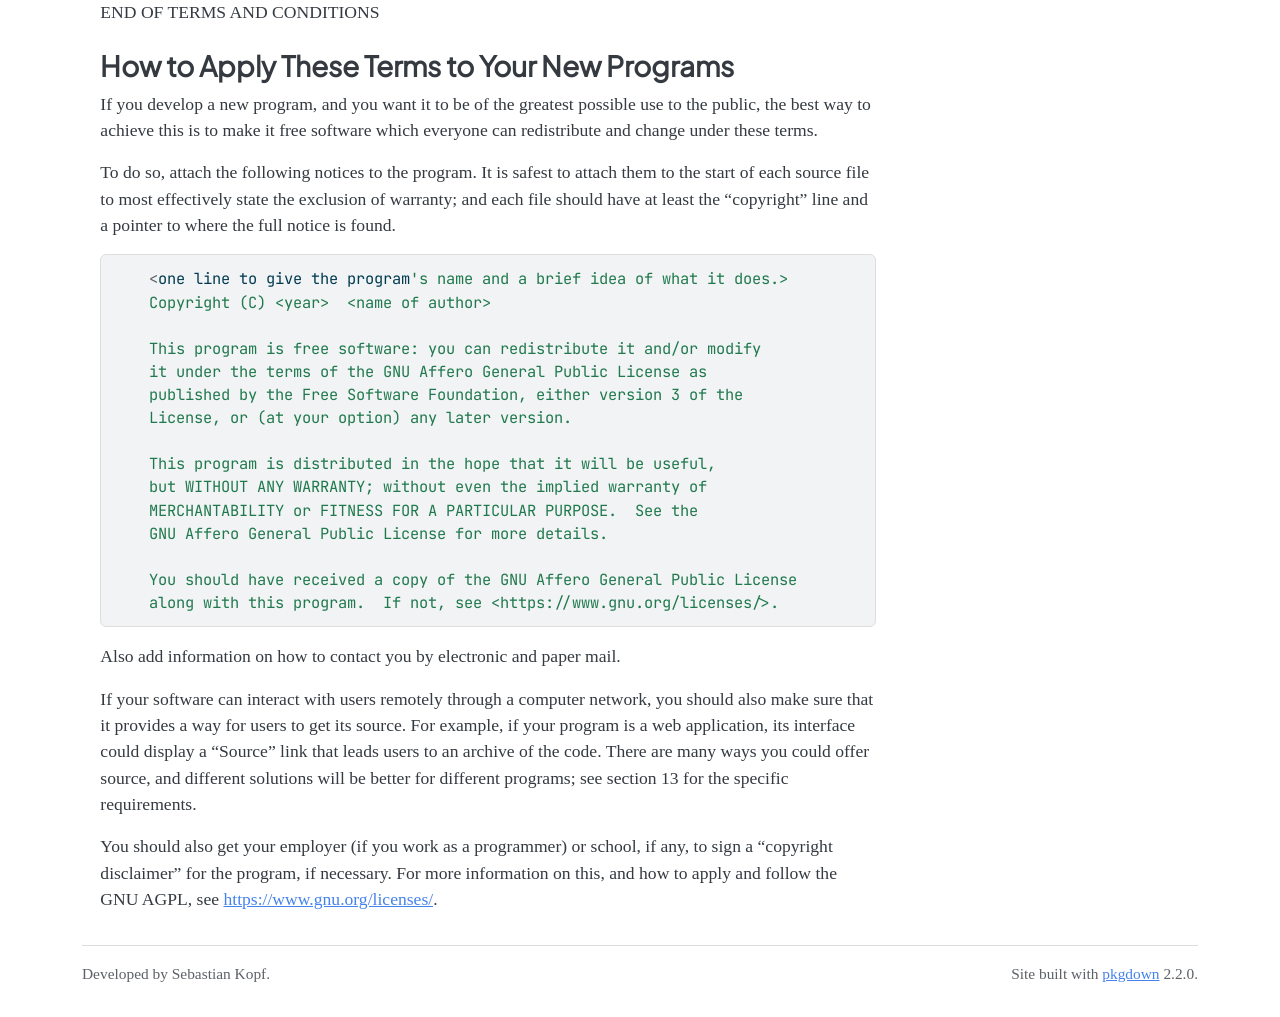
<file: LICENSE.html>
<!DOCTYPE html>
<!-- Generated by pkgdown: do not edit by hand --><html lang="en"><head><meta http-equiv="Content-Type" content="text/html; charset=UTF-8"><meta charset="utf-8"><meta http-equiv="X-UA-Compatible" content="IE=edge"><meta name="viewport" content="width=device-width, initial-scale=1, shrink-to-fit=no"><title>GNU Affero General Public License • isoprocessor2</title><script src="deps/jquery-3.6.0/jquery-3.6.0.min.js"></script><meta name="viewport" content="width=device-width, initial-scale=1, shrink-to-fit=no"><link href="deps/bootstrap-5.3.8/bootstrap.min.css" rel="stylesheet"><script src="deps/bootstrap-5.3.8/bootstrap.bundle.min.js"></script><link href="deps/Inter-0.4.10/font.css" rel="stylesheet"><link href="deps/JetBrains_Mono-0.4.10/font.css" rel="stylesheet"><link href="deps/Plus_Jakarta_Sans-0.4.10/font.css" rel="stylesheet"><link href="deps/font-awesome-6.5.2/css/all.min.css" rel="stylesheet"><link href="deps/font-awesome-6.5.2/css/v4-shims.min.css" rel="stylesheet"><script src="deps/headroom-0.11.0/headroom.min.js"></script><script src="deps/headroom-0.11.0/jQuery.headroom.min.js"></script><script src="deps/bootstrap-toc-1.0.1/bootstrap-toc.min.js"></script><script src="deps/clipboard.js-2.0.11/clipboard.min.js"></script><script src="deps/search-1.0.0/autocomplete.jquery.min.js"></script><script src="deps/search-1.0.0/fuse.min.js"></script><script src="deps/search-1.0.0/mark.min.js"></script><!-- pkgdown --><script src="pkgdown.js"></script><meta property="og:title" content="GNU Affero General Public License"></head><body>
    <a href="#main" class="visually-hidden-focusable">Skip to contents</a>


    <nav class="navbar navbar-expand-lg fixed-top bg-light" data-bs-theme="default" aria-label="Site navigation"><div class="container">

    <a class="navbar-brand me-2" href="index.html">isoprocessor2</a>

    <small class="nav-text text-muted me-auto" data-bs-toggle="tooltip" data-bs-placement="bottom" title="Released version">0.1.0</small>


    <button class="navbar-toggler" type="button" data-bs-toggle="collapse" data-bs-target="#navbar" aria-controls="navbar" aria-expanded="false" aria-label="Toggle navigation">
      <span class="navbar-toggler-icon"></span>
    </button>

    <div id="navbar" class="collapse navbar-collapse ms-3">
      <ul class="navbar-nav me-auto"><li class="nav-item"><a class="nav-link" href="reference/index.html">Reference</a></li>
      </ul><ul class="navbar-nav"><li class="nav-item"><a class="external-link nav-link" href="https://github.com/isoverse/isoprocessor2" aria-label="View on GitHub"><span class="fa fa-github fa-lg"></span></a></li>
      </ul></div>


  </div>
</nav><div class="container template-title-body">
<div class="row">
  <main id="main" class="col-md-9"><div class="page-header">

      <h1>GNU Affero General Public License</h1>
      <small class="dont-index">Source: <a href="https://github.com/isoverse/isoprocessor2/blob/main/LICENSE.md" class="external-link"><code>LICENSE.md</code></a></small>
    </div>

<div id="gnu-affero-general-public-license" class="section level1">

<p><em>Version 3, 19 November 2007</em> <em>Copyright (C) 2007 Free Software Foundation, Inc. &lt;<a href="https://fsf.org/" class="external-link uri">https://fsf.org/</a>&gt;</em></p>
<p>Everyone is permitted to copy and distribute verbatim copies of this license document, but changing it is not allowed.</p>
<div class="section level2">
<h2 id="preamble">Preamble<a class="anchor" aria-label="anchor" href="#preamble"></a></h2>
<p>The GNU Affero General Public License is a free, copyleft license for software and other kinds of works, specifically designed to ensure cooperation with the community in the case of network server software.</p>
<p>The licenses for most software and other practical works are designed to take away your freedom to share and change the works. By contrast, our General Public Licenses are intended to guarantee your freedom to share and change all versions of a program–to make sure it remains free software for all its users.</p>
<p>When we speak of free software, we are referring to freedom, not price. Our General Public Licenses are designed to make sure that you have the freedom to distribute copies of free software (and charge for them if you wish), that you receive source code or can get it if you want it, that you can change the software or use pieces of it in new free programs, and that you know you can do these things.</p>
<p>Developers that use our General Public Licenses protect your rights with two steps: (1) assert copyright on the software, and (2) offer you this License which gives you legal permission to copy, distribute and/or modify the software.</p>
<p>A secondary benefit of defending all users’ freedom is that improvements made in alternate versions of the program, if they receive widespread use, become available for other developers to incorporate. Many developers of free software are heartened and encouraged by the resulting cooperation. However, in the case of software used on network servers, this result may fail to come about. The GNU General Public License permits making a modified version and letting the public access it on a server without ever releasing its source code to the public.</p>
<p>The GNU Affero General Public License is designed specifically to ensure that, in such cases, the modified source code becomes available to the community. It requires the operator of a network server to provide the source code of the modified version running there to the users of that server. Therefore, public use of a modified version, on a publicly accessible server, gives the public access to the source code of the modified version.</p>
<p>An older license, called the Affero General Public License and published by Affero, was designed to accomplish similar goals. This is a different license, not a version of the Affero GPL, but Affero has released a new version of the Affero GPL which permits relicensing under this license.</p>
<p>The precise terms and conditions for copying, distribution and modification follow.</p>
</div>
<div class="section level2">
<h2 id="terms-and-conditions">TERMS AND CONDITIONS<a class="anchor" aria-label="anchor" href="#terms-and-conditions"></a></h2>
<div class="section level3">
<h3 id="id_0-definitions">0. Definitions.<a class="anchor" aria-label="anchor" href="#id_0-definitions"></a></h3>
<p>“This License” refers to version 3 of the GNU Affero General Public License.</p>
<p>“Copyright” also means copyright-like laws that apply to other kinds of works, such as semiconductor masks.</p>
<p>“The Program” refers to any copyrightable work licensed under this License. Each licensee is addressed as “you”. “Licensees” and “recipients” may be individuals or organizations.</p>
<p>To “modify” a work means to copy from or adapt all or part of the work in a fashion requiring copyright permission, other than the making of an exact copy. The resulting work is called a “modified version” of the earlier work or a work “based on” the earlier work.</p>
<p>A “covered work” means either the unmodified Program or a work based on the Program.</p>
<p>To “propagate” a work means to do anything with it that, without permission, would make you directly or secondarily liable for infringement under applicable copyright law, except executing it on a computer or modifying a private copy. Propagation includes copying, distribution (with or without modification), making available to the public, and in some countries other activities as well.</p>
<p>To “convey” a work means any kind of propagation that enables other parties to make or receive copies. Mere interaction with a user through a computer network, with no transfer of a copy, is not conveying.</p>
<p>An interactive user interface displays “Appropriate Legal Notices” to the extent that it includes a convenient and prominently visible feature that (1) displays an appropriate copyright notice, and (2) tells the user that there is no warranty for the work (except to the extent that warranties are provided), that licensees may convey the work under this License, and how to view a copy of this License. If the interface presents a list of user commands or options, such as a menu, a prominent item in the list meets this criterion.</p>
</div>
<div class="section level3">
<h3 id="id_1-source-code">1. Source Code.<a class="anchor" aria-label="anchor" href="#id_1-source-code"></a></h3>
<p>The “source code” for a work means the preferred form of the work for making modifications to it. “Object code” means any non-source form of a work.</p>
<p>A “Standard Interface” means an interface that either is an official standard defined by a recognized standards body, or, in the case of interfaces specified for a particular programming language, one that is widely used among developers working in that language.</p>
<p>The “System Libraries” of an executable work include anything, other than the work as a whole, that (a) is included in the normal form of packaging a Major Component, but which is not part of that Major Component, and (b) serves only to enable use of the work with that Major Component, or to implement a Standard Interface for which an implementation is available to the public in source code form. A “Major Component”, in this context, means a major essential component (kernel, window system, and so on) of the specific operating system (if any) on which the executable work runs, or a compiler used to produce the work, or an object code interpreter used to run it.</p>
<p>The “Corresponding Source” for a work in object code form means all the source code needed to generate, install, and (for an executable work) run the object code and to modify the work, including scripts to control those activities. However, it does not include the work’s System Libraries, or general-purpose tools or generally available free programs which are used unmodified in performing those activities but which are not part of the work. For example, Corresponding Source includes interface definition files associated with source files for the work, and the source code for shared libraries and dynamically linked subprograms that the work is specifically designed to require, such as by intimate data communication or control flow between those subprograms and other parts of the work.</p>
<p>The Corresponding Source need not include anything that users can regenerate automatically from other parts of the Corresponding Source.</p>
<p>The Corresponding Source for a work in source code form is that same work.</p>
</div>
<div class="section level3">
<h3 id="id_2-basic-permissions">2. Basic Permissions.<a class="anchor" aria-label="anchor" href="#id_2-basic-permissions"></a></h3>
<p>All rights granted under this License are granted for the term of copyright on the Program, and are irrevocable provided the stated conditions are met. This License explicitly affirms your unlimited permission to run the unmodified Program. The output from running a covered work is covered by this License only if the output, given its content, constitutes a covered work. This License acknowledges your rights of fair use or other equivalent, as provided by copyright law.</p>
<p>You may make, run and propagate covered works that you do not convey, without conditions so long as your license otherwise remains in force. You may convey covered works to others for the sole purpose of having them make modifications exclusively for you, or provide you with facilities for running those works, provided that you comply with the terms of this License in conveying all material for which you do not control copyright. Those thus making or running the covered works for you must do so exclusively on your behalf, under your direction and control, on terms that prohibit them from making any copies of your copyrighted material outside their relationship with you.</p>
<p>Conveying under any other circumstances is permitted solely under the conditions stated below. Sublicensing is not allowed; section 10 makes it unnecessary.</p>
</div>
<div class="section level3">
<h3 id="id_3-protecting-users-legal-rights-from-anti-circumvention-law">3. Protecting Users’ Legal Rights From Anti-Circumvention Law.<a class="anchor" aria-label="anchor" href="#id_3-protecting-users-legal-rights-from-anti-circumvention-law"></a></h3>
<p>No covered work shall be deemed part of an effective technological measure under any applicable law fulfilling obligations under article 11 of the WIPO copyright treaty adopted on 20 December 1996, or similar laws prohibiting or restricting circumvention of such measures.</p>
<p>When you convey a covered work, you waive any legal power to forbid circumvention of technological measures to the extent such circumvention is effected by exercising rights under this License with respect to the covered work, and you disclaim any intention to limit operation or modification of the work as a means of enforcing, against the work’s users, your or third parties’ legal rights to forbid circumvention of technological measures.</p>
</div>
<div class="section level3">
<h3 id="id_4-conveying-verbatim-copies">4. Conveying Verbatim Copies.<a class="anchor" aria-label="anchor" href="#id_4-conveying-verbatim-copies"></a></h3>
<p>You may convey verbatim copies of the Program’s source code as you receive it, in any medium, provided that you conspicuously and appropriately publish on each copy an appropriate copyright notice; keep intact all notices stating that this License and any non-permissive terms added in accord with section 7 apply to the code; keep intact all notices of the absence of any warranty; and give all recipients a copy of this License along with the Program.</p>
<p>You may charge any price or no price for each copy that you convey, and you may offer support or warranty protection for a fee.</p>
</div>
<div class="section level3">
<h3 id="id_5-conveying-modified-source-versions">5. Conveying Modified Source Versions.<a class="anchor" aria-label="anchor" href="#id_5-conveying-modified-source-versions"></a></h3>
<p>You may convey a work based on the Program, or the modifications to produce it from the Program, in the form of source code under the terms of section 4, provided that you also meet all of these conditions:</p>
<ul><li><ol style="list-style-type: lower-alpha"><li>The work must carry prominent notices stating that you modified it, and giving a relevant date.</li>
</ol></li>
<li><ol start="2" style="list-style-type: lower-alpha"><li>The work must carry prominent notices stating that it is released under this License and any conditions added under section 7. This requirement modifies the requirement in section 4 to “keep intact all notices”.</li>
</ol></li>
<li><ol start="3" style="list-style-type: lower-alpha"><li>You must license the entire work, as a whole, under this License to anyone who comes into possession of a copy. This License will therefore apply, along with any applicable section 7 additional terms, to the whole of the work, and all its parts, regardless of how they are packaged. This License gives no permission to license the work in any other way, but it does not invalidate such permission if you have separately received it.</li>
</ol></li>
<li><ol start="4" style="list-style-type: lower-alpha"><li>If the work has interactive user interfaces, each must display Appropriate Legal Notices; however, if the Program has interactive interfaces that do not display Appropriate Legal Notices, your work need not make them do so.</li>
</ol></li>
</ul><p>A compilation of a covered work with other separate and independent works, which are not by their nature extensions of the covered work, and which are not combined with it such as to form a larger program, in or on a volume of a storage or distribution medium, is called an “aggregate” if the compilation and its resulting copyright are not used to limit the access or legal rights of the compilation’s users beyond what the individual works permit. Inclusion of a covered work in an aggregate does not cause this License to apply to the other parts of the aggregate.</p>
</div>
<div class="section level3">
<h3 id="id_6-conveying-non-source-forms">6. Conveying Non-Source Forms.<a class="anchor" aria-label="anchor" href="#id_6-conveying-non-source-forms"></a></h3>
<p>You may convey a covered work in object code form under the terms of sections 4 and 5, provided that you also convey the machine-readable Corresponding Source under the terms of this License, in one of these ways:</p>
<ul><li><ol style="list-style-type: lower-alpha"><li>Convey the object code in, or embodied in, a physical product (including a physical distribution medium), accompanied by the Corresponding Source fixed on a durable physical medium customarily used for software interchange.</li>
</ol></li>
<li><ol start="2" style="list-style-type: lower-alpha"><li>Convey the object code in, or embodied in, a physical product (including a physical distribution medium), accompanied by a written offer, valid for at least three years and valid for as long as you offer spare parts or customer support for that product model, to give anyone who possesses the object code either (1) a copy of the Corresponding Source for all the software in the product that is covered by this License, on a durable physical medium customarily used for software interchange, for a price no more than your reasonable cost of physically performing this conveying of source, or (2) access to copy the Corresponding Source from a network server at no charge.</li>
</ol></li>
<li><ol start="3" style="list-style-type: lower-alpha"><li>Convey individual copies of the object code with a copy of the written offer to provide the Corresponding Source. This alternative is allowed only occasionally and noncommercially, and only if you received the object code with such an offer, in accord with subsection 6b.</li>
</ol></li>
<li><ol start="4" style="list-style-type: lower-alpha"><li>Convey the object code by offering access from a designated place (gratis or for a charge), and offer equivalent access to the Corresponding Source in the same way through the same place at no further charge. You need not require recipients to copy the Corresponding Source along with the object code. If the place to copy the object code is a network server, the Corresponding Source may be on a different server (operated by you or a third party) that supports equivalent copying facilities, provided you maintain clear directions next to the object code saying where to find the Corresponding Source. Regardless of what server hosts the Corresponding Source, you remain obligated to ensure that it is available for as long as needed to satisfy these requirements.</li>
</ol></li>
<li><ol start="5" style="list-style-type: lower-alpha"><li>Convey the object code using peer-to-peer transmission, provided you inform other peers where the object code and Corresponding Source of the work are being offered to the general public at no charge under subsection 6d.</li>
</ol></li>
</ul><p>A separable portion of the object code, whose source code is excluded from the Corresponding Source as a System Library, need not be included in conveying the object code work.</p>
<p>A “User Product” is either (1) a “consumer product”, which means any tangible personal property which is normally used for personal, family, or household purposes, or (2) anything designed or sold for incorporation into a dwelling. In determining whether a product is a consumer product, doubtful cases shall be resolved in favor of coverage. For a particular product received by a particular user, “normally used” refers to a typical or common use of that class of product, regardless of the status of the particular user or of the way in which the particular user actually uses, or expects or is expected to use, the product. A product is a consumer product regardless of whether the product has substantial commercial, industrial or non-consumer uses, unless such uses represent the only significant mode of use of the product.</p>
<p>“Installation Information” for a User Product means any methods, procedures, authorization keys, or other information required to install and execute modified versions of a covered work in that User Product from a modified version of its Corresponding Source. The information must suffice to ensure that the continued functioning of the modified object code is in no case prevented or interfered with solely because modification has been made.</p>
<p>If you convey an object code work under this section in, or with, or specifically for use in, a User Product, and the conveying occurs as part of a transaction in which the right of possession and use of the User Product is transferred to the recipient in perpetuity or for a fixed term (regardless of how the transaction is characterized), the Corresponding Source conveyed under this section must be accompanied by the Installation Information. But this requirement does not apply if neither you nor any third party retains the ability to install modified object code on the User Product (for example, the work has been installed in ROM).</p>
<p>The requirement to provide Installation Information does not include a requirement to continue to provide support service, warranty, or updates for a work that has been modified or installed by the recipient, or for the User Product in which it has been modified or installed. Access to a network may be denied when the modification itself materially and adversely affects the operation of the network or violates the rules and protocols for communication across the network.</p>
<p>Corresponding Source conveyed, and Installation Information provided, in accord with this section must be in a format that is publicly documented (and with an implementation available to the public in source code form), and must require no special password or key for unpacking, reading or copying.</p>
</div>
<div class="section level3">
<h3 id="id_7-additional-terms">7. Additional Terms.<a class="anchor" aria-label="anchor" href="#id_7-additional-terms"></a></h3>
<p>“Additional permissions” are terms that supplement the terms of this License by making exceptions from one or more of its conditions. Additional permissions that are applicable to the entire Program shall be treated as though they were included in this License, to the extent that they are valid under applicable law. If additional permissions apply only to part of the Program, that part may be used separately under those permissions, but the entire Program remains governed by this License without regard to the additional permissions.</p>
<p>When you convey a copy of a covered work, you may at your option remove any additional permissions from that copy, or from any part of it. (Additional permissions may be written to require their own removal in certain cases when you modify the work.) You may place additional permissions on material, added by you to a covered work, for which you have or can give appropriate copyright permission.</p>
<p>Notwithstanding any other provision of this License, for material you add to a covered work, you may (if authorized by the copyright holders of that material) supplement the terms of this License with terms:</p>
<ul><li><ol style="list-style-type: lower-alpha"><li>Disclaiming warranty or limiting liability differently from the terms of sections 15 and 16 of this License; or</li>
</ol></li>
<li><ol start="2" style="list-style-type: lower-alpha"><li>Requiring preservation of specified reasonable legal notices or author attributions in that material or in the Appropriate Legal Notices displayed by works containing it; or</li>
</ol></li>
<li><ol start="3" style="list-style-type: lower-alpha"><li>Prohibiting misrepresentation of the origin of that material, or requiring that modified versions of such material be marked in reasonable ways as different from the original version; or</li>
</ol></li>
<li><ol start="4" style="list-style-type: lower-alpha"><li>Limiting the use for publicity purposes of names of licensors or authors of the material; or</li>
</ol></li>
<li><ol start="5" style="list-style-type: lower-alpha"><li>Declining to grant rights under trademark law for use of some trade names, trademarks, or service marks; or</li>
</ol></li>
<li><ol start="6" style="list-style-type: lower-alpha"><li>Requiring indemnification of licensors and authors of that material by anyone who conveys the material (or modified versions of it) with contractual assumptions of liability to the recipient, for any liability that these contractual assumptions directly impose on those licensors and authors.</li>
</ol></li>
</ul><p>All other non-permissive additional terms are considered “further restrictions” within the meaning of section 10. If the Program as you received it, or any part of it, contains a notice stating that it is governed by this License along with a term that is a further restriction, you may remove that term. If a license document contains a further restriction but permits relicensing or conveying under this License, you may add to a covered work material governed by the terms of that license document, provided that the further restriction does not survive such relicensing or conveying.</p>
<p>If you add terms to a covered work in accord with this section, you must place, in the relevant source files, a statement of the additional terms that apply to those files, or a notice indicating where to find the applicable terms.</p>
<p>Additional terms, permissive or non-permissive, may be stated in the form of a separately written license, or stated as exceptions; the above requirements apply either way.</p>
</div>
<div class="section level3">
<h3 id="id_8-termination">8. Termination.<a class="anchor" aria-label="anchor" href="#id_8-termination"></a></h3>
<p>You may not propagate or modify a covered work except as expressly provided under this License. Any attempt otherwise to propagate or modify it is void, and will automatically terminate your rights under this License (including any patent licenses granted under the third paragraph of section 11).</p>
<p>However, if you cease all violation of this License, then your license from a particular copyright holder is reinstated (a) provisionally, unless and until the copyright holder explicitly and finally terminates your license, and (b) permanently, if the copyright holder fails to notify you of the violation by some reasonable means prior to 60 days after the cessation.</p>
<p>Moreover, your license from a particular copyright holder is reinstated permanently if the copyright holder notifies you of the violation by some reasonable means, this is the first time you have received notice of violation of this License (for any work) from that copyright holder, and you cure the violation prior to 30 days after your receipt of the notice.</p>
<p>Termination of your rights under this section does not terminate the licenses of parties who have received copies or rights from you under this License. If your rights have been terminated and not permanently reinstated, you do not qualify to receive new licenses for the same material under section 10.</p>
</div>
<div class="section level3">
<h3 id="id_9-acceptance-not-required-for-having-copies">9. Acceptance Not Required for Having Copies.<a class="anchor" aria-label="anchor" href="#id_9-acceptance-not-required-for-having-copies"></a></h3>
<p>You are not required to accept this License in order to receive or run a copy of the Program. Ancillary propagation of a covered work occurring solely as a consequence of using peer-to-peer transmission to receive a copy likewise does not require acceptance. However, nothing other than this License grants you permission to propagate or modify any covered work. These actions infringe copyright if you do not accept this License. Therefore, by modifying or propagating a covered work, you indicate your acceptance of this License to do so.</p>
</div>
<div class="section level3">
<h3 id="id_10-automatic-licensing-of-downstream-recipients">10. Automatic Licensing of Downstream Recipients.<a class="anchor" aria-label="anchor" href="#id_10-automatic-licensing-of-downstream-recipients"></a></h3>
<p>Each time you convey a covered work, the recipient automatically receives a license from the original licensors, to run, modify and propagate that work, subject to this License. You are not responsible for enforcing compliance by third parties with this License.</p>
<p>An “entity transaction” is a transaction transferring control of an organization, or substantially all assets of one, or subdividing an organization, or merging organizations. If propagation of a covered work results from an entity transaction, each party to that transaction who receives a copy of the work also receives whatever licenses to the work the party’s predecessor in interest had or could give under the previous paragraph, plus a right to possession of the Corresponding Source of the work from the predecessor in interest, if the predecessor has it or can get it with reasonable efforts.</p>
<p>You may not impose any further restrictions on the exercise of the rights granted or affirmed under this License. For example, you may not impose a license fee, royalty, or other charge for exercise of rights granted under this License, and you may not initiate litigation (including a cross-claim or counterclaim in a lawsuit) alleging that any patent claim is infringed by making, using, selling, offering for sale, or importing the Program or any portion of it.</p>
</div>
<div class="section level3">
<h3 id="id_11-patents">11. Patents.<a class="anchor" aria-label="anchor" href="#id_11-patents"></a></h3>
<p>A “contributor” is a copyright holder who authorizes use under this License of the Program or a work on which the Program is based. The work thus licensed is called the contributor’s “contributor version”.</p>
<p>A contributor’s “essential patent claims” are all patent claims owned or controlled by the contributor, whether already acquired or hereafter acquired, that would be infringed by some manner, permitted by this License, of making, using, or selling its contributor version, but do not include claims that would be infringed only as a consequence of further modification of the contributor version. For purposes of this definition, “control” includes the right to grant patent sublicenses in a manner consistent with the requirements of this License.</p>
<p>Each contributor grants you a non-exclusive, worldwide, royalty-free patent license under the contributor’s essential patent claims, to make, use, sell, offer for sale, import and otherwise run, modify and propagate the contents of its contributor version.</p>
<p>In the following three paragraphs, a “patent license” is any express agreement or commitment, however denominated, not to enforce a patent (such as an express permission to practice a patent or covenant not to sue for patent infringement). To “grant” such a patent license to a party means to make such an agreement or commitment not to enforce a patent against the party.</p>
<p>If you convey a covered work, knowingly relying on a patent license, and the Corresponding Source of the work is not available for anyone to copy, free of charge and under the terms of this License, through a publicly available network server or other readily accessible means, then you must either (1) cause the Corresponding Source to be so available, or (2) arrange to deprive yourself of the benefit of the patent license for this particular work, or (3) arrange, in a manner consistent with the requirements of this License, to extend the patent license to downstream recipients. “Knowingly relying” means you have actual knowledge that, but for the patent license, your conveying the covered work in a country, or your recipient’s use of the covered work in a country, would infringe one or more identifiable patents in that country that you have reason to believe are valid.</p>
<p>If, pursuant to or in connection with a single transaction or arrangement, you convey, or propagate by procuring conveyance of, a covered work, and grant a patent license to some of the parties receiving the covered work authorizing them to use, propagate, modify or convey a specific copy of the covered work, then the patent license you grant is automatically extended to all recipients of the covered work and works based on it.</p>
<p>A patent license is “discriminatory” if it does not include within the scope of its coverage, prohibits the exercise of, or is conditioned on the non-exercise of one or more of the rights that are specifically granted under this License. You may not convey a covered work if you are a party to an arrangement with a third party that is in the business of distributing software, under which you make payment to the third party based on the extent of your activity of conveying the work, and under which the third party grants, to any of the parties who would receive the covered work from you, a discriminatory patent license (a) in connection with copies of the covered work conveyed by you (or copies made from those copies), or (b) primarily for and in connection with specific products or compilations that contain the covered work, unless you entered into that arrangement, or that patent license was granted, prior to 28 March 2007.</p>
<p>Nothing in this License shall be construed as excluding or limiting any implied license or other defenses to infringement that may otherwise be available to you under applicable patent law.</p>
</div>
<div class="section level3">
<h3 id="id_12-no-surrender-of-others-freedom">12. No Surrender of Others’ Freedom.<a class="anchor" aria-label="anchor" href="#id_12-no-surrender-of-others-freedom"></a></h3>
<p>If conditions are imposed on you (whether by court order, agreement or otherwise) that contradict the conditions of this License, they do not excuse you from the conditions of this License. If you cannot convey a covered work so as to satisfy simultaneously your obligations under this License and any other pertinent obligations, then as a consequence you may not convey it at all. For example, if you agree to terms that obligate you to collect a royalty for further conveying from those to whom you convey the Program, the only way you could satisfy both those terms and this License would be to refrain entirely from conveying the Program.</p>
</div>
<div class="section level3">
<h3 id="id_13-remote-network-interaction-use-with-the-gnu-general-public-license">13. Remote Network Interaction; Use with the GNU General Public License.<a class="anchor" aria-label="anchor" href="#id_13-remote-network-interaction-use-with-the-gnu-general-public-license"></a></h3>
<p>Notwithstanding any other provision of this License, if you modify the Program, your modified version must prominently offer all users interacting with it remotely through a computer network (if your version supports such interaction) an opportunity to receive the Corresponding Source of your version by providing access to the Corresponding Source from a network server at no charge, through some standard or customary means of facilitating copying of software. This Corresponding Source shall include the Corresponding Source for any work covered by version 3 of the GNU General Public License that is incorporated pursuant to the following paragraph.</p>
<p>Notwithstanding any other provision of this License, you have permission to link or combine any covered work with a work licensed under version 3 of the GNU General Public License into a single combined work, and to convey the resulting work. The terms of this License will continue to apply to the part which is the covered work, but the work with which it is combined will remain governed by version 3 of the GNU General Public License.</p>
</div>
<div class="section level3">
<h3 id="id_14-revised-versions-of-this-license">14. Revised Versions of this License.<a class="anchor" aria-label="anchor" href="#id_14-revised-versions-of-this-license"></a></h3>
<p>The Free Software Foundation may publish revised and/or new versions of the GNU Affero General Public License from time to time. Such new versions will be similar in spirit to the present version, but may differ in detail to address new problems or concerns.</p>
<p>Each version is given a distinguishing version number. If the Program specifies that a certain numbered version of the GNU Affero General Public License “or any later version” applies to it, you have the option of following the terms and conditions either of that numbered version or of any later version published by the Free Software Foundation. If the Program does not specify a version number of the GNU Affero General Public License, you may choose any version ever published by the Free Software Foundation.</p>
<p>If the Program specifies that a proxy can decide which future versions of the GNU Affero General Public License can be used, that proxy’s public statement of acceptance of a version permanently authorizes you to choose that version for the Program.</p>
<p>Later license versions may give you additional or different permissions. However, no additional obligations are imposed on any author or copyright holder as a result of your choosing to follow a later version.</p>
</div>
<div class="section level3">
<h3 id="id_15-disclaimer-of-warranty">15. Disclaimer of Warranty.<a class="anchor" aria-label="anchor" href="#id_15-disclaimer-of-warranty"></a></h3>
<p>THERE IS NO WARRANTY FOR THE PROGRAM, TO THE EXTENT PERMITTED BY APPLICABLE LAW. EXCEPT WHEN OTHERWISE STATED IN WRITING THE COPYRIGHT HOLDERS AND/OR OTHER PARTIES PROVIDE THE PROGRAM “AS IS” WITHOUT WARRANTY OF ANY KIND, EITHER EXPRESSED OR IMPLIED, INCLUDING, BUT NOT LIMITED TO, THE IMPLIED WARRANTIES OF MERCHANTABILITY AND FITNESS FOR A PARTICULAR PURPOSE. THE ENTIRE RISK AS TO THE QUALITY AND PERFORMANCE OF THE PROGRAM IS WITH YOU. SHOULD THE PROGRAM PROVE DEFECTIVE, YOU ASSUME THE COST OF ALL NECESSARY SERVICING, REPAIR OR CORRECTION.</p>
</div>
<div class="section level3">
<h3 id="id_16-limitation-of-liability">16. Limitation of Liability.<a class="anchor" aria-label="anchor" href="#id_16-limitation-of-liability"></a></h3>
<p>IN NO EVENT UNLESS REQUIRED BY APPLICABLE LAW OR AGREED TO IN WRITING WILL ANY COPYRIGHT HOLDER, OR ANY OTHER PARTY WHO MODIFIES AND/OR CONVEYS THE PROGRAM AS PERMITTED ABOVE, BE LIABLE TO YOU FOR DAMAGES, INCLUDING ANY GENERAL, SPECIAL, INCIDENTAL OR CONSEQUENTIAL DAMAGES ARISING OUT OF THE USE OR INABILITY TO USE THE PROGRAM (INCLUDING BUT NOT LIMITED TO LOSS OF DATA OR DATA BEING RENDERED INACCURATE OR LOSSES SUSTAINED BY YOU OR THIRD PARTIES OR A FAILURE OF THE PROGRAM TO OPERATE WITH ANY OTHER PROGRAMS), EVEN IF SUCH HOLDER OR OTHER PARTY HAS BEEN ADVISED OF THE POSSIBILITY OF SUCH DAMAGES.</p>
</div>
<div class="section level3">
<h3 id="id_17-interpretation-of-sections-15-and-16">17. Interpretation of Sections 15 and 16.<a class="anchor" aria-label="anchor" href="#id_17-interpretation-of-sections-15-and-16"></a></h3>
<p>If the disclaimer of warranty and limitation of liability provided above cannot be given local legal effect according to their terms, reviewing courts shall apply local law that most closely approximates an absolute waiver of all civil liability in connection with the Program, unless a warranty or assumption of liability accompanies a copy of the Program in return for a fee.</p>
<p>END OF TERMS AND CONDITIONS</p>
</div>
</div>
<div class="section level2">
<h2 id="how-to-apply-these-terms-to-your-new-programs">How to Apply These Terms to Your New Programs<a class="anchor" aria-label="anchor" href="#how-to-apply-these-terms-to-your-new-programs"></a></h2>
<p>If you develop a new program, and you want it to be of the greatest possible use to the public, the best way to achieve this is to make it free software which everyone can redistribute and change under these terms.</p>
<p>To do so, attach the following notices to the program. It is safest to attach them to the start of each source file to most effectively state the exclusion of warranty; and each file should have at least the “copyright” line and a pointer to where the full notice is found.</p>
<div class="sourceCode" id="cb1"><pre class="sourceCode R"><code class="sourceCode r"><span id="cb1-1"><a href="#cb1-1" tabindex="-1"></a>    <span class="sc">&lt;</span>one line to give the program<span class="st">'s name and a brief idea of what it does.&gt;</span></span>
<span id="cb1-2"><a href="#cb1-2" tabindex="-1"></a><span class="st">    Copyright (C) &lt;year&gt;  &lt;name of author&gt;</span></span>
<span id="cb1-3"><a href="#cb1-3" tabindex="-1"></a></span>
<span id="cb1-4"><a href="#cb1-4" tabindex="-1"></a><span class="st">    This program is free software: you can redistribute it and/or modify</span></span>
<span id="cb1-5"><a href="#cb1-5" tabindex="-1"></a><span class="st">    it under the terms of the GNU Affero General Public License as</span></span>
<span id="cb1-6"><a href="#cb1-6" tabindex="-1"></a><span class="st">    published by the Free Software Foundation, either version 3 of the</span></span>
<span id="cb1-7"><a href="#cb1-7" tabindex="-1"></a><span class="st">    License, or (at your option) any later version.</span></span>
<span id="cb1-8"><a href="#cb1-8" tabindex="-1"></a></span>
<span id="cb1-9"><a href="#cb1-9" tabindex="-1"></a><span class="st">    This program is distributed in the hope that it will be useful,</span></span>
<span id="cb1-10"><a href="#cb1-10" tabindex="-1"></a><span class="st">    but WITHOUT ANY WARRANTY; without even the implied warranty of</span></span>
<span id="cb1-11"><a href="#cb1-11" tabindex="-1"></a><span class="st">    MERCHANTABILITY or FITNESS FOR A PARTICULAR PURPOSE.  See the</span></span>
<span id="cb1-12"><a href="#cb1-12" tabindex="-1"></a><span class="st">    GNU Affero General Public License for more details.</span></span>
<span id="cb1-13"><a href="#cb1-13" tabindex="-1"></a></span>
<span id="cb1-14"><a href="#cb1-14" tabindex="-1"></a><span class="st">    You should have received a copy of the GNU Affero General Public License</span></span>
<span id="cb1-15"><a href="#cb1-15" tabindex="-1"></a><span class="st">    along with this program.  If not, see &lt;https://www.gnu.org/licenses/&gt;.</span></span></code></pre></div>
<p>Also add information on how to contact you by electronic and paper mail.</p>
<p>If your software can interact with users remotely through a computer network, you should also make sure that it provides a way for users to get its source. For example, if your program is a web application, its interface could display a “Source” link that leads users to an archive of the code. There are many ways you could offer source, and different solutions will be better for different programs; see section 13 for the specific requirements.</p>
<p>You should also get your employer (if you work as a programmer) or school, if any, to sign a “copyright disclaimer” for the program, if necessary. For more information on this, and how to apply and follow the GNU AGPL, see <a href="https://www.gnu.org/licenses/" class="external-link uri">https://www.gnu.org/licenses/</a>.</p>
</div>
</div>

  </main><aside class="col-md-3"><nav id="toc" aria-label="Table of contents"><h2>On this page</h2>
    </nav></aside></div>


    <footer><div class="pkgdown-footer-left">
  <p>Developed by Sebastian Kopf.</p>
</div>

<div class="pkgdown-footer-right">
  <p>Site built with <a href="https://pkgdown.r-lib.org/" class="external-link">pkgdown</a> 2.2.0.</p>
</div>

    </footer></div>





  </body></html>
</file>
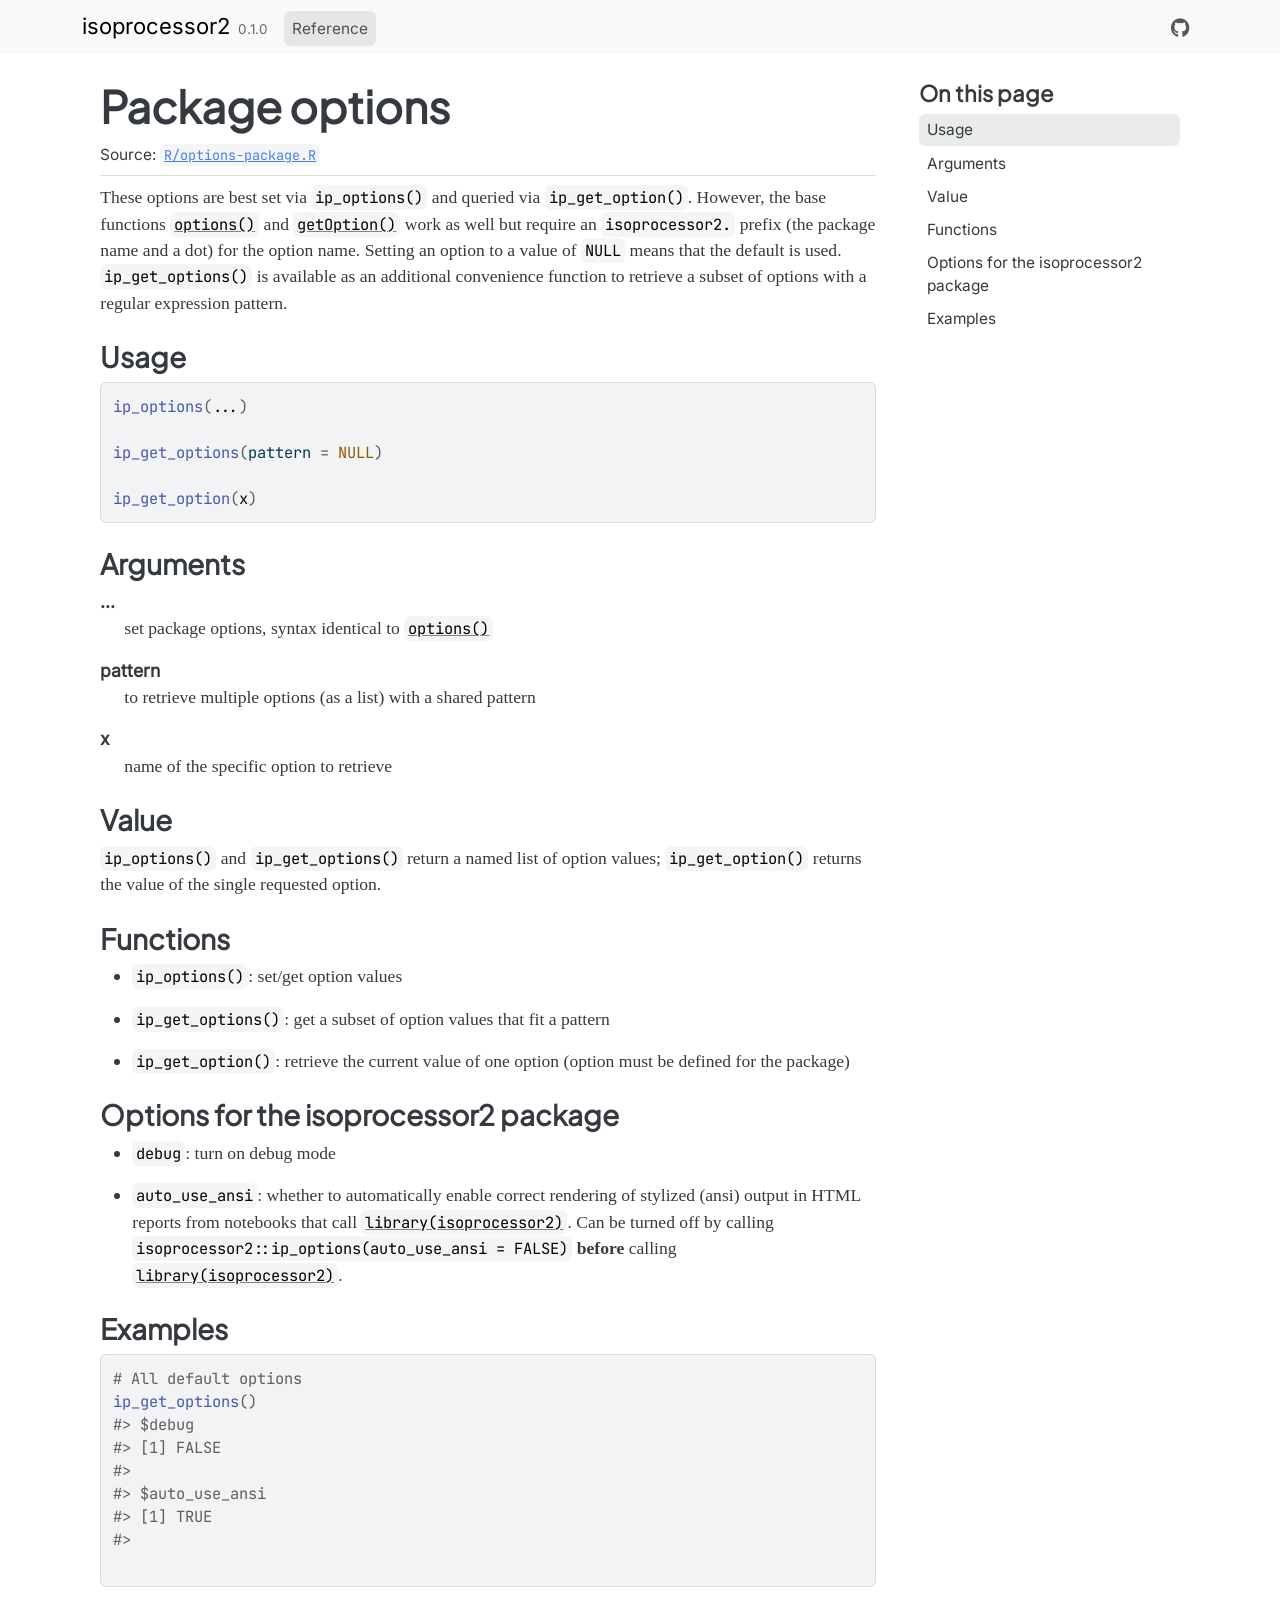
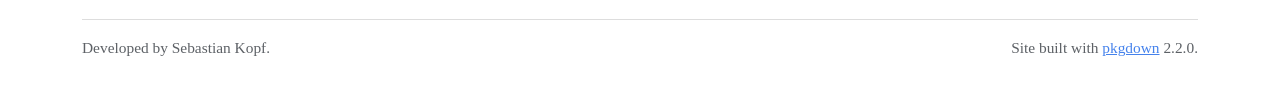
<file: reference/ip_options.html>
<!DOCTYPE html>
<!-- Generated by pkgdown: do not edit by hand --><html lang="en"><head><meta http-equiv="Content-Type" content="text/html; charset=UTF-8"><meta charset="utf-8"><meta http-equiv="X-UA-Compatible" content="IE=edge"><meta name="viewport" content="width=device-width, initial-scale=1, shrink-to-fit=no"><title>Package options — ip_options • isoprocessor2</title><script src="../deps/jquery-3.6.0/jquery-3.6.0.min.js"></script><meta name="viewport" content="width=device-width, initial-scale=1, shrink-to-fit=no"><link href="../deps/bootstrap-5.3.8/bootstrap.min.css" rel="stylesheet"><script src="../deps/bootstrap-5.3.8/bootstrap.bundle.min.js"></script><link href="../deps/Inter-0.4.10/font.css" rel="stylesheet"><link href="../deps/JetBrains_Mono-0.4.10/font.css" rel="stylesheet"><link href="../deps/Plus_Jakarta_Sans-0.4.10/font.css" rel="stylesheet"><link href="../deps/font-awesome-6.5.2/css/all.min.css" rel="stylesheet"><link href="../deps/font-awesome-6.5.2/css/v4-shims.min.css" rel="stylesheet"><script src="../deps/headroom-0.11.0/headroom.min.js"></script><script src="../deps/headroom-0.11.0/jQuery.headroom.min.js"></script><script src="../deps/bootstrap-toc-1.0.1/bootstrap-toc.min.js"></script><script src="../deps/clipboard.js-2.0.11/clipboard.min.js"></script><script src="../deps/search-1.0.0/autocomplete.jquery.min.js"></script><script src="../deps/search-1.0.0/fuse.min.js"></script><script src="../deps/search-1.0.0/mark.min.js"></script><!-- pkgdown --><script src="../pkgdown.js"></script><meta property="og:title" content="Package options — ip_options"><meta name="description" content="These options are best set via ip_options() and queried via ip_get_option().
However, the base functions options() and getOption() work as well but require
an isoprocessor2. prefix (the package name and a dot) for the option name. Setting
an option to a value of NULL means that the default is used. ip_get_options()
is available as an additional convenience function to retrieve a subset of options
with a regular expression pattern."><meta property="og:description" content="These options are best set via ip_options() and queried via ip_get_option().
However, the base functions options() and getOption() work as well but require
an isoprocessor2. prefix (the package name and a dot) for the option name. Setting
an option to a value of NULL means that the default is used. ip_get_options()
is available as an additional convenience function to retrieve a subset of options
with a regular expression pattern."></head><body>
    <a href="#main" class="visually-hidden-focusable">Skip to contents</a>


    <nav class="navbar navbar-expand-lg fixed-top bg-light" data-bs-theme="default" aria-label="Site navigation"><div class="container">

    <a class="navbar-brand me-2" href="../index.html">isoprocessor2</a>

    <small class="nav-text text-muted me-auto" data-bs-toggle="tooltip" data-bs-placement="bottom" title="Released version">0.1.0</small>


    <button class="navbar-toggler" type="button" data-bs-toggle="collapse" data-bs-target="#navbar" aria-controls="navbar" aria-expanded="false" aria-label="Toggle navigation">
      <span class="navbar-toggler-icon"></span>
    </button>

    <div id="navbar" class="collapse navbar-collapse ms-3">
      <ul class="navbar-nav me-auto"><li class="active nav-item"><a class="nav-link" href="../reference/index.html">Reference</a></li>
      </ul><ul class="navbar-nav"><li class="nav-item"><a class="external-link nav-link" href="https://github.com/isoverse/isoprocessor2" aria-label="View on GitHub"><span class="fa fa-github fa-lg"></span></a></li>
      </ul></div>


  </div>
</nav><div class="container template-reference-topic">
<div class="row">
  <main id="main" class="col-md-9"><div class="page-header">

      <h1>Package options</h1>
      <small class="dont-index">Source: <a href="https://github.com/isoverse/isoprocessor2/blob/main/R/options-package.R" class="external-link"><code>R/options-package.R</code></a></small>
      <div class="d-none name"><code>ip_options.Rd</code></div>
    </div>

    <div class="ref-description section level2">
    <p>These options are best set via <code>ip_options()</code> and queried via <code>ip_get_option()</code>.
However, the base functions <code><a href="https://rdrr.io/r/base/options.html" class="external-link">options()</a></code> and <code><a href="https://rdrr.io/r/base/options.html" class="external-link">getOption()</a></code> work as well but require
an <code>isoprocessor2.</code> prefix (the package name and a dot) for the option name. Setting
an option to a value of <code>NULL</code> means that the default is used. <code>ip_get_options()</code>
is available as an additional convenience function to retrieve a subset of options
with a regular expression pattern.</p>
    </div>

    <div class="section level2">
    <h2 id="ref-usage">Usage<a class="anchor" aria-label="anchor" href="#ref-usage"></a></h2>
    <div class="sourceCode"><pre class="sourceCode r"><code><span><span class="fu">ip_options</span><span class="op">(</span><span class="va">...</span><span class="op">)</span></span>
<span></span>
<span><span class="fu">ip_get_options</span><span class="op">(</span>pattern <span class="op">=</span> <span class="cn">NULL</span><span class="op">)</span></span>
<span></span>
<span><span class="fu">ip_get_option</span><span class="op">(</span><span class="va">x</span><span class="op">)</span></span></code></pre></div>
    </div>

    <div class="section level2">
    <h2 id="arguments">Arguments<a class="anchor" aria-label="anchor" href="#arguments"></a></h2>


<dl><dt id="arg--">...<a class="anchor" aria-label="anchor" href="#arg--"></a></dt>
<dd><p>set package options, syntax identical to <code><a href="https://rdrr.io/r/base/options.html" class="external-link">options()</a></code></p></dd>


<dt id="arg-pattern">pattern<a class="anchor" aria-label="anchor" href="#arg-pattern"></a></dt>
<dd><p>to retrieve multiple options (as a list) with a shared pattern</p></dd>


<dt id="arg-x">x<a class="anchor" aria-label="anchor" href="#arg-x"></a></dt>
<dd><p>name of the specific option to retrieve</p></dd>

</dl></div>
    <div class="section level2">
    <h2 id="value">Value<a class="anchor" aria-label="anchor" href="#value"></a></h2>
    <p><code>ip_options()</code> and <code>ip_get_options()</code> return a named list of option
values; <code>ip_get_option()</code> returns the value of the single requested option.</p>
    </div>
    <div class="section level2">
    <h2 id="functions">Functions<a class="anchor" aria-label="anchor" href="#functions"></a></h2>

<ul><li><p><code>ip_options()</code>: set/get option values</p></li>
<li><p><code>ip_get_options()</code>: get a subset of option values that fit a pattern</p></li>
<li><p><code>ip_get_option()</code>: retrieve the current value of one option (option must be defined for the package)</p></li>
</ul></div>
    <div class="section level2">
    <h2 id="options-for-the-isoprocessor-package">Options for the isoprocessor2 package<a class="anchor" aria-label="anchor" href="#options-for-the-isoprocessor-package"></a></h2>


<ul><li><p><code>debug</code>: turn on debug mode</p></li>
<li><p><code>auto_use_ansi</code>: whether to automatically enable correct rendering of stylized (ansi) output in HTML reports from notebooks that call <code><a href="https://isoprocessor2.isoverse.org/">library(isoprocessor2)</a></code>. Can be turned off by calling <code>isoprocessor2::ip_options(auto_use_ansi = FALSE)</code> <strong>before</strong> calling <code><a href="https://isoprocessor2.isoverse.org/">library(isoprocessor2)</a></code>.</p></li>
</ul></div>

    <div class="section level2">
    <h2 id="ref-examples">Examples<a class="anchor" aria-label="anchor" href="#ref-examples"></a></h2>
    <div class="sourceCode"><pre class="sourceCode r"><code><span class="r-in"><span><span class="co"># All default options</span></span></span>
<span class="r-in"><span><span class="fu">ip_get_options</span><span class="op">(</span><span class="op">)</span></span></span>
<span class="r-out co"><span class="r-pr">#&gt;</span> $debug</span>
<span class="r-out co"><span class="r-pr">#&gt;</span> [1] FALSE</span>
<span class="r-out co"><span class="r-pr">#&gt;</span> </span>
<span class="r-out co"><span class="r-pr">#&gt;</span> $auto_use_ansi</span>
<span class="r-out co"><span class="r-pr">#&gt;</span> [1] TRUE</span>
<span class="r-out co"><span class="r-pr">#&gt;</span> </span>
<span class="r-in"><span></span></span>
</code></pre></div>
    </div>
  </main><aside class="col-md-3"><nav id="toc" aria-label="Table of contents"><h2>On this page</h2>
    </nav></aside></div>


    <footer><div class="pkgdown-footer-left">
  <p>Developed by Sebastian Kopf.</p>
</div>

<div class="pkgdown-footer-right">
  <p>Site built with <a href="https://pkgdown.r-lib.org/" class="external-link">pkgdown</a> 2.2.0.</p>
</div>

    </footer></div>





  </body></html>
</file>
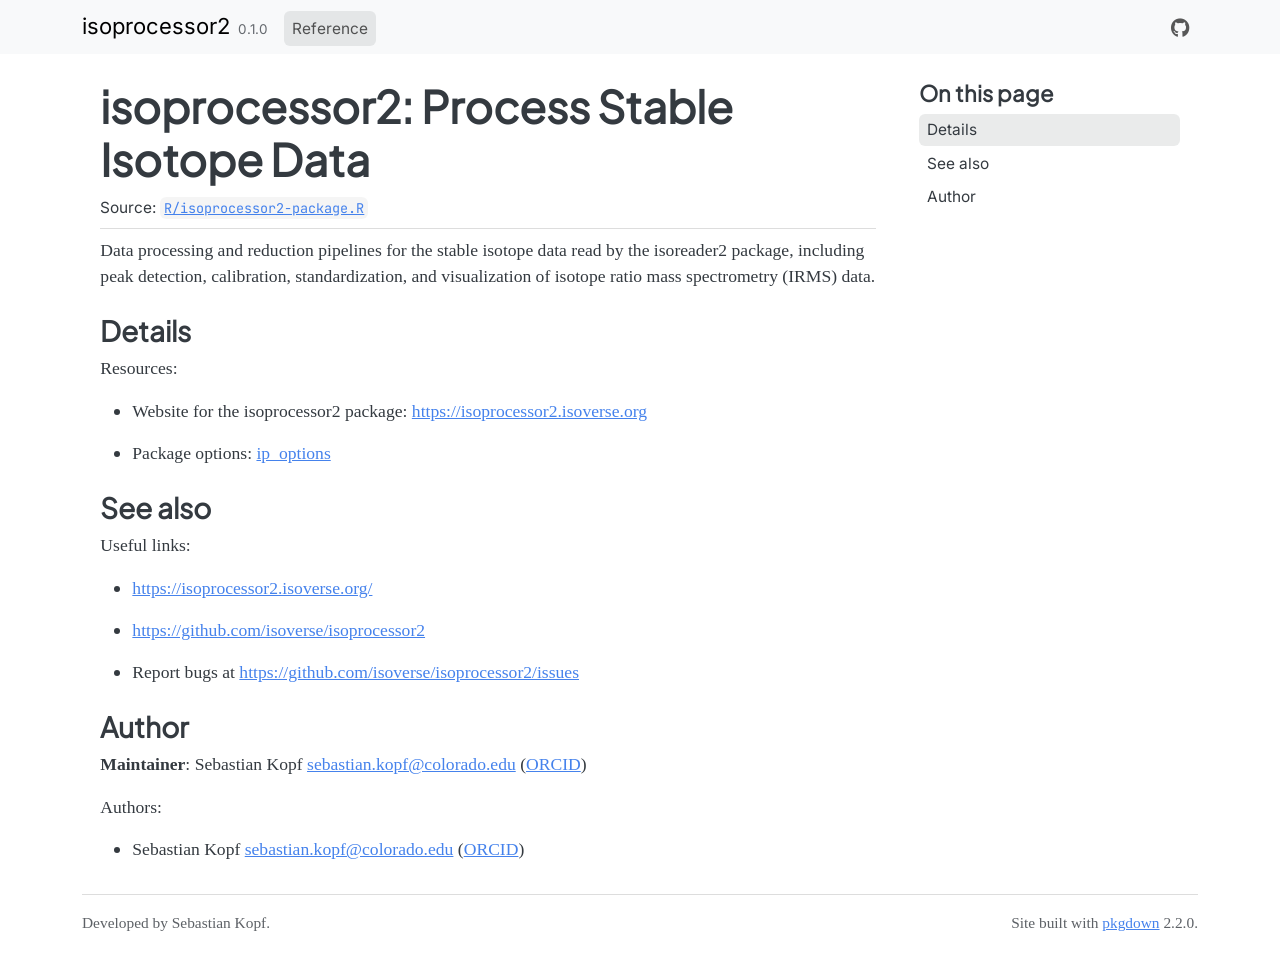
<file: reference/isoprocessor2-package.html>
<!DOCTYPE html>
<!-- Generated by pkgdown: do not edit by hand --><html lang="en"><head><meta http-equiv="Content-Type" content="text/html; charset=UTF-8"><meta charset="utf-8"><meta http-equiv="X-UA-Compatible" content="IE=edge"><meta name="viewport" content="width=device-width, initial-scale=1, shrink-to-fit=no"><title>isoprocessor2: Process Stable Isotope Data — isoprocessor2-package • isoprocessor2</title><script src="../deps/jquery-3.6.0/jquery-3.6.0.min.js"></script><meta name="viewport" content="width=device-width, initial-scale=1, shrink-to-fit=no"><link href="../deps/bootstrap-5.3.8/bootstrap.min.css" rel="stylesheet"><script src="../deps/bootstrap-5.3.8/bootstrap.bundle.min.js"></script><link href="../deps/Inter-0.4.10/font.css" rel="stylesheet"><link href="../deps/JetBrains_Mono-0.4.10/font.css" rel="stylesheet"><link href="../deps/Plus_Jakarta_Sans-0.4.10/font.css" rel="stylesheet"><link href="../deps/font-awesome-6.5.2/css/all.min.css" rel="stylesheet"><link href="../deps/font-awesome-6.5.2/css/v4-shims.min.css" rel="stylesheet"><script src="../deps/headroom-0.11.0/headroom.min.js"></script><script src="../deps/headroom-0.11.0/jQuery.headroom.min.js"></script><script src="../deps/bootstrap-toc-1.0.1/bootstrap-toc.min.js"></script><script src="../deps/clipboard.js-2.0.11/clipboard.min.js"></script><script src="../deps/search-1.0.0/autocomplete.jquery.min.js"></script><script src="../deps/search-1.0.0/fuse.min.js"></script><script src="../deps/search-1.0.0/mark.min.js"></script><!-- pkgdown --><script src="../pkgdown.js"></script><meta property="og:title" content="isoprocessor2: Process Stable Isotope Data — isoprocessor2-package"><meta name="description" content="Data processing and reduction pipelines for the stable isotope data read by the isoreader2 package, including peak detection, calibration, standardization, and visualization of isotope ratio mass spectrometry (IRMS) data."><meta property="og:description" content="Data processing and reduction pipelines for the stable isotope data read by the isoreader2 package, including peak detection, calibration, standardization, and visualization of isotope ratio mass spectrometry (IRMS) data."></head><body>
    <a href="#main" class="visually-hidden-focusable">Skip to contents</a>


    <nav class="navbar navbar-expand-lg fixed-top bg-light" data-bs-theme="default" aria-label="Site navigation"><div class="container">

    <a class="navbar-brand me-2" href="../index.html">isoprocessor2</a>

    <small class="nav-text text-muted me-auto" data-bs-toggle="tooltip" data-bs-placement="bottom" title="Released version">0.1.0</small>


    <button class="navbar-toggler" type="button" data-bs-toggle="collapse" data-bs-target="#navbar" aria-controls="navbar" aria-expanded="false" aria-label="Toggle navigation">
      <span class="navbar-toggler-icon"></span>
    </button>

    <div id="navbar" class="collapse navbar-collapse ms-3">
      <ul class="navbar-nav me-auto"><li class="active nav-item"><a class="nav-link" href="../reference/index.html">Reference</a></li>
      </ul><ul class="navbar-nav"><li class="nav-item"><a class="external-link nav-link" href="https://github.com/isoverse/isoprocessor2" aria-label="View on GitHub"><span class="fa fa-github fa-lg"></span></a></li>
      </ul></div>


  </div>
</nav><div class="container template-reference-topic">
<div class="row">
  <main id="main" class="col-md-9"><div class="page-header">

      <h1>isoprocessor2: Process Stable Isotope Data</h1>
      <small class="dont-index">Source: <a href="https://github.com/isoverse/isoprocessor2/blob/main/R/isoprocessor2-package.R" class="external-link"><code>R/isoprocessor2-package.R</code></a></small>
      <div class="d-none name"><code>isoprocessor2-package.Rd</code></div>
    </div>

    <div class="ref-description section level2">
    <p>Data processing and reduction pipelines for the stable isotope data read by the isoreader2 package, including peak detection, calibration, standardization, and visualization of isotope ratio mass spectrometry (IRMS) data.</p>
    </div>


    <div class="section level2">
    <h2 id="details">Details<a class="anchor" aria-label="anchor" href="#details"></a></h2>
    <p>Resources:</p><ul><li><p>Website for the isoprocessor2 package: <a href="https://isoprocessor2.isoverse.org">https://isoprocessor2.isoverse.org</a></p></li>
<li><p>Package options: <a href="ip_options.html">ip_options</a></p></li>
</ul></div>
    <div class="section level2">
    <h2 id="see-also">See also<a class="anchor" aria-label="anchor" href="#see-also"></a></h2>
    <div class="dont-index"><p>Useful links:</p><ul><li><p><a href="https://isoprocessor2.isoverse.org/">https://isoprocessor2.isoverse.org/</a></p></li>
<li><p><a href="https://github.com/isoverse/isoprocessor2" class="external-link">https://github.com/isoverse/isoprocessor2</a></p></li>
<li><p>Report bugs at <a href="https://github.com/isoverse/isoprocessor2/issues" class="external-link">https://github.com/isoverse/isoprocessor2/issues</a></p></li>
</ul></div>
    </div>
    <div class="section level2">
    <h2 id="author">Author<a class="anchor" aria-label="anchor" href="#author"></a></h2>
    <p><strong>Maintainer</strong>: Sebastian Kopf <a href="mailto:sebastian.kopf@colorado.edu">sebastian.kopf@colorado.edu</a> (<a href="https://orcid.org/0000-0002-2044-0201" class="external-link">ORCID</a>)</p>
<p>Authors:</p><ul><li><p>Sebastian Kopf <a href="mailto:sebastian.kopf@colorado.edu">sebastian.kopf@colorado.edu</a> (<a href="https://orcid.org/0000-0002-2044-0201" class="external-link">ORCID</a>)</p></li>
</ul></div>

  </main><aside class="col-md-3"><nav id="toc" aria-label="Table of contents"><h2>On this page</h2>
    </nav></aside></div>


    <footer><div class="pkgdown-footer-left">
  <p>Developed by Sebastian Kopf.</p>
</div>

<div class="pkgdown-footer-right">
  <p>Site built with <a href="https://pkgdown.r-lib.org/" class="external-link">pkgdown</a> 2.2.0.</p>
</div>

    </footer></div>





  </body></html>
</file>
<file: deps/Inter-0.4.10/font.css>
/* cyrillic-ext */
@font-face {
  font-family: 'Inter';
  font-style: normal;
  font-weight: 400;
  font-display: swap;
  src: url(UcCO3FwrK3iLTeHuS_nVMrMxCp50SjIw2boKoduKmMEVuLyfAZJhiI2B.woff2) format('woff2');
  unicode-range: U+0460-052F, U+1C80-1C8A, U+20B4, U+2DE0-2DFF, U+A640-A69F, U+FE2E-FE2F;
}
/* cyrillic */
@font-face {
  font-family: 'Inter';
  font-style: normal;
  font-weight: 400;
  font-display: swap;
  src: url(UcCO3FwrK3iLTeHuS_nVMrMxCp50SjIw2boKoduKmMEVuLyfAZthiI2B.woff2) format('woff2');
  unicode-range: U+0301, U+0400-045F, U+0490-0491, U+04B0-04B1, U+2116;
}
/* greek-ext */
@font-face {
  font-family: 'Inter';
  font-style: normal;
  font-weight: 400;
  font-display: swap;
  src: url(UcCO3FwrK3iLTeHuS_nVMrMxCp50SjIw2boKoduKmMEVuLyfAZNhiI2B.woff2) format('woff2');
  unicode-range: U+1F00-1FFF;
}
/* greek */
@font-face {
  font-family: 'Inter';
  font-style: normal;
  font-weight: 400;
  font-display: swap;
  src: url(UcCO3FwrK3iLTeHuS_nVMrMxCp50SjIw2boKoduKmMEVuLyfAZxhiI2B.woff2) format('woff2');
  unicode-range: U+0370-0377, U+037A-037F, U+0384-038A, U+038C, U+038E-03A1, U+03A3-03FF;
}
/* vietnamese */
@font-face {
  font-family: 'Inter';
  font-style: normal;
  font-weight: 400;
  font-display: swap;
  src: url(UcCO3FwrK3iLTeHuS_nVMrMxCp50SjIw2boKoduKmMEVuLyfAZBhiI2B.woff2) format('woff2');
  unicode-range: U+0102-0103, U+0110-0111, U+0128-0129, U+0168-0169, U+01A0-01A1, U+01AF-01B0, U+0300-0301, U+0303-0304, U+0308-0309, U+0323, U+0329, U+1EA0-1EF9, U+20AB;
}
/* latin-ext */
@font-face {
  font-family: 'Inter';
  font-style: normal;
  font-weight: 400;
  font-display: swap;
  src: url(UcCO3FwrK3iLTeHuS_nVMrMxCp50SjIw2boKoduKmMEVuLyfAZFhiI2B.woff2) format('woff2');
  unicode-range: U+0100-02BA, U+02BD-02C5, U+02C7-02CC, U+02CE-02D7, U+02DD-02FF, U+0304, U+0308, U+0329, U+1D00-1DBF, U+1E00-1E9F, U+1EF2-1EFF, U+2020, U+20A0-20AB, U+20AD-20C0, U+2113, U+2C60-2C7F, U+A720-A7FF;
}
/* latin */
@font-face {
  font-family: 'Inter';
  font-style: normal;
  font-weight: 400;
  font-display: swap;
  src: url(UcCO3FwrK3iLTeHuS_nVMrMxCp50SjIw2boKoduKmMEVuLyfAZ9hiA.woff2) format('woff2');
  unicode-range: U+0000-00FF, U+0131, U+0152-0153, U+02BB-02BC, U+02C6, U+02DA, U+02DC, U+0304, U+0308, U+0329, U+2000-206F, U+20AC, U+2122, U+2191, U+2193, U+2212, U+2215, U+FEFF, U+FFFD;
}
</file>
<file: deps/JetBrains_Mono-0.4.10/font.css>
/* cyrillic-ext */
@font-face {
  font-family: 'JetBrains Mono';
  font-style: normal;
  font-weight: 400;
  font-display: swap;
  src: url(tDbY2o-flEEny0FZhsfKu5WU4zr3E_BX0PnT8RD8yKxTN1OVgaY.woff2) format('woff2');
  unicode-range: U+0460-052F, U+1C80-1C8A, U+20B4, U+2DE0-2DFF, U+A640-A69F, U+FE2E-FE2F;
}
/* cyrillic */
@font-face {
  font-family: 'JetBrains Mono';
  font-style: normal;
  font-weight: 400;
  font-display: swap;
  src: url(tDbY2o-flEEny0FZhsfKu5WU4zr3E_BX0PnT8RD8yKxTPlOVgaY.woff2) format('woff2');
  unicode-range: U+0301, U+0400-045F, U+0490-0491, U+04B0-04B1, U+2116;
}
/* greek */
@font-face {
  font-family: 'JetBrains Mono';
  font-style: normal;
  font-weight: 400;
  font-display: swap;
  src: url(tDbY2o-flEEny0FZhsfKu5WU4zr3E_BX0PnT8RD8yKxTOVOVgaY.woff2) format('woff2');
  unicode-range: U+0370-0377, U+037A-037F, U+0384-038A, U+038C, U+038E-03A1, U+03A3-03FF;
}
/* vietnamese */
@font-face {
  font-family: 'JetBrains Mono';
  font-style: normal;
  font-weight: 400;
  font-display: swap;
  src: url(tDbY2o-flEEny0FZhsfKu5WU4zr3E_BX0PnT8RD8yKxTNVOVgaY.woff2) format('woff2');
  unicode-range: U+0102-0103, U+0110-0111, U+0128-0129, U+0168-0169, U+01A0-01A1, U+01AF-01B0, U+0300-0301, U+0303-0304, U+0308-0309, U+0323, U+0329, U+1EA0-1EF9, U+20AB;
}
/* latin-ext */
@font-face {
  font-family: 'JetBrains Mono';
  font-style: normal;
  font-weight: 400;
  font-display: swap;
  src: url(tDbY2o-flEEny0FZhsfKu5WU4zr3E_BX0PnT8RD8yKxTNFOVgaY.woff2) format('woff2');
  unicode-range: U+0100-02BA, U+02BD-02C5, U+02C7-02CC, U+02CE-02D7, U+02DD-02FF, U+0304, U+0308, U+0329, U+1D00-1DBF, U+1E00-1E9F, U+1EF2-1EFF, U+2020, U+20A0-20AB, U+20AD-20C0, U+2113, U+2C60-2C7F, U+A720-A7FF;
}
/* latin */
@font-face {
  font-family: 'JetBrains Mono';
  font-style: normal;
  font-weight: 400;
  font-display: swap;
  src: url(tDbY2o-flEEny0FZhsfKu5WU4zr3E_BX0PnT8RD8yKxTOlOV.woff2) format('woff2');
  unicode-range: U+0000-00FF, U+0131, U+0152-0153, U+02BB-02BC, U+02C6, U+02DA, U+02DC, U+0304, U+0308, U+0329, U+2000-206F, U+20AC, U+2122, U+2191, U+2193, U+2212, U+2215, U+FEFF, U+FFFD;
}
</file>
<file: deps/Plus_Jakarta_Sans-0.4.10/font.css>
/* cyrillic-ext */
@font-face {
  font-family: 'Plus Jakarta Sans';
  font-style: normal;
  font-weight: 400;
  font-display: swap;
  src: url(LDIbaomQNQcsA88c7O9yZ4KMCoOg4IA6-91aHEjcWuA_qU79QB_VIKg.woff2) format('woff2');
  unicode-range: U+0460-052F, U+1C80-1C8A, U+20B4, U+2DE0-2DFF, U+A640-A69F, U+FE2E-FE2F;
}
/* vietnamese */
@font-face {
  font-family: 'Plus Jakarta Sans';
  font-style: normal;
  font-weight: 400;
  font-display: swap;
  src: url(LDIbaomQNQcsA88c7O9yZ4KMCoOg4IA6-91aHEjcWuA_qU79Qh_VIKg.woff2) format('woff2');
  unicode-range: U+0102-0103, U+0110-0111, U+0128-0129, U+0168-0169, U+01A0-01A1, U+01AF-01B0, U+0300-0301, U+0303-0304, U+0308-0309, U+0323, U+0329, U+1EA0-1EF9, U+20AB;
}
/* latin-ext */
@font-face {
  font-family: 'Plus Jakarta Sans';
  font-style: normal;
  font-weight: 400;
  font-display: swap;
  src: url(LDIbaomQNQcsA88c7O9yZ4KMCoOg4IA6-91aHEjcWuA_qU79Qx_VIKg.woff2) format('woff2');
  unicode-range: U+0100-02BA, U+02BD-02C5, U+02C7-02CC, U+02CE-02D7, U+02DD-02FF, U+0304, U+0308, U+0329, U+1D00-1DBF, U+1E00-1E9F, U+1EF2-1EFF, U+2020, U+20A0-20AB, U+20AD-20C0, U+2113, U+2C60-2C7F, U+A720-A7FF;
}
/* latin */
@font-face {
  font-family: 'Plus Jakarta Sans';
  font-style: normal;
  font-weight: 400;
  font-display: swap;
  src: url(LDIbaomQNQcsA88c7O9yZ4KMCoOg4IA6-91aHEjcWuA_qU79TR_V.woff2) format('woff2');
  unicode-range: U+0000-00FF, U+0131, U+0152-0153, U+02BB-02BC, U+02C6, U+02DA, U+02DC, U+0304, U+0308, U+0329, U+2000-206F, U+20AC, U+2122, U+2191, U+2193, U+2212, U+2215, U+FEFF, U+FFFD;
}
</file>
<file: deps/font-awesome-6.5.2/css/v4-shims.min.css>
/*!
 * Font Awesome Free 6.5.2 by @fontawesome - https://fontawesome.com
 * License - https://fontawesome.com/license/free (Icons: CC BY 4.0, Fonts: SIL OFL 1.1, Code: MIT License)
 * Copyright 2024 Fonticons, Inc.
 */
.fa.fa-glass:before{content:"\f000"}.fa.fa-envelope-o{font-family:"Font Awesome 6 Free";font-weight:400}.fa.fa-envelope-o:before{content:"\f0e0"}.fa.fa-star-o{font-family:"Font Awesome 6 Free";font-weight:400}.fa.fa-star-o:before{content:"\f005"}.fa.fa-close:before,.fa.fa-remove:before{content:"\f00d"}.fa.fa-gear:before{content:"\f013"}.fa.fa-trash-o{font-family:"Font Awesome 6 Free";font-weight:400}.fa.fa-trash-o:before{content:"\f2ed"}.fa.fa-home:before{content:"\f015"}.fa.fa-file-o{font-family:"Font Awesome 6 Free";font-weight:400}.fa.fa-file-o:before{content:"\f15b"}.fa.fa-clock-o{font-family:"Font Awesome 6 Free";font-weight:400}.fa.fa-clock-o:before{content:"\f017"}.fa.fa-arrow-circle-o-down{font-family:"Font Awesome 6 Free";font-weight:400}.fa.fa-arrow-circle-o-down:before{content:"\f358"}.fa.fa-arrow-circle-o-up{font-family:"Font Awesome 6 Free";font-weight:400}.fa.fa-arrow-circle-o-up:before{content:"\f35b"}.fa.fa-play-circle-o{font-family:"Font Awesome 6 Free";font-weight:400}.fa.fa-play-circle-o:before{content:"\f144"}.fa.fa-repeat:before,.fa.fa-rotate-right:before{content:"\f01e"}.fa.fa-refresh:before{content:"\f021"}.fa.fa-list-alt{font-family:"Font Awesome 6 Free";font-weight:400}.fa.fa-list-alt:before{content:"\f022"}.fa.fa-dedent:before{content:"\f03b"}.fa.fa-video-camera:before{content:"\f03d"}.fa.fa-picture-o{font-family:"Font Awesome 6 Free";font-weight:400}.fa.fa-picture-o:before{content:"\f03e"}.fa.fa-photo{font-family:"Font Awesome 6 Free";font-weight:400}.fa.fa-photo:before{content:"\f03e"}.fa.fa-image{font-family:"Font Awesome 6 Free";font-weight:400}.fa.fa-image:before{content:"\f03e"}.fa.fa-map-marker:before{content:"\f3c5"}.fa.fa-pencil-square-o{font-family:"Font Awesome 6 Free";font-weight:400}.fa.fa-pencil-square-o:before{content:"\f044"}.fa.fa-edit{font-family:"Font Awesome 6 Free";font-weight:400}.fa.fa-edit:before{content:"\f044"}.fa.fa-share-square-o:before{content:"\f14d"}.fa.fa-check-square-o{font-family:"Font Awesome 6 Free";font-weight:400}.fa.fa-check-square-o:before{content:"\f14a"}.fa.fa-arrows:before{content:"\f0b2"}.fa.fa-times-circle-o{font-family:"Font Awesome 6 Free";font-weight:400}.fa.fa-times-circle-o:before{content:"\f057"}.fa.fa-check-circle-o{font-family:"Font Awesome 6 Free";font-weight:400}.fa.fa-check-circle-o:before{content:"\f058"}.fa.fa-mail-forward:before{content:"\f064"}.fa.fa-expand:before{content:"\f424"}.fa.fa-compress:before{content:"\f422"}.fa.fa-eye,.fa.fa-eye-slash{font-family:"Font Awesome 6 Free";font-weight:400}.fa.fa-warning:before{content:"\f071"}.fa.fa-calendar:before{content:"\f073"}.fa.fa-arrows-v:before{content:"\f338"}.fa.fa-arrows-h:before{content:"\f337"}.fa.fa-bar-chart-o:before,.fa.fa-bar-chart:before{content:"\e0e3"}.fa.fa-twitter-square{font-family:"Font Awesome 6 Brands";font-weight:400}.fa.fa-twitter-square:before{content:"\f081"}.fa.fa-facebook-square{font-family:"Font Awesome 6 Brands";font-weight:400}.fa.fa-facebook-square:before{content:"\f082"}.fa.fa-gears:before{content:"\f085"}.fa.fa-thumbs-o-up{font-family:"Font Awesome 6 Free";font-weight:400}.fa.fa-thumbs-o-up:before{content:"\f164"}.fa.fa-thumbs-o-down{font-family:"Font Awesome 6 Free";font-weight:400}.fa.fa-thumbs-o-down:before{content:"\f165"}.fa.fa-heart-o{font-family:"Font Awesome 6 Free";font-weight:400}.fa.fa-heart-o:before{content:"\f004"}.fa.fa-sign-out:before{content:"\f2f5"}.fa.fa-linkedin-square{font-family:"Font Awesome 6 Brands";font-weight:400}.fa.fa-linkedin-square:before{content:"\f08c"}.fa.fa-thumb-tack:before{content:"\f08d"}.fa.fa-external-link:before{content:"\f35d"}.fa.fa-sign-in:before{content:"\f2f6"}.fa.fa-github-square{font-family:"Font Awesome 6 Brands";font-weight:400}.fa.fa-github-square:before{content:"\f092"}.fa.fa-lemon-o{font-family:"Font Awesome 6 Free";font-weight:400}.fa.fa-lemon-o:before{content:"\f094"}.fa.fa-square-o{font-family:"Font Awesome 6 Free";font-weight:400}.fa.fa-square-o:before{content:"\f0c8"}.fa.fa-bookmark-o{font-family:"Font Awesome 6 Free";font-weight:400}.fa.fa-bookmark-o:before{content:"\f02e"}.fa.fa-facebook,.fa.fa-twitter{font-family:"Font Awesome 6 Brands";font-weight:400}.fa.fa-facebook:before{content:"\f39e"}.fa.fa-facebook-f{font-family:"Font Awesome 6 Brands";font-weight:400}.fa.fa-facebook-f:before{content:"\f39e"}.fa.fa-github{font-family:"Font Awesome 6 Brands";font-weight:400}.fa.fa-credit-card{font-family:"Font Awesome 6 Free";font-weight:400}.fa.fa-feed:before{content:"\f09e"}.fa.fa-hdd-o{font-family:"Font Awesome 6 Free";font-weight:400}.fa.fa-hdd-o:before{content:"\f0a0"}.fa.fa-hand-o-right{font-family:"Font Awesome 6 Free";font-weight:400}.fa.fa-hand-o-right:before{content:"\f0a4"}.fa.fa-hand-o-left{font-family:"Font Awesome 6 Free";font-weight:400}.fa.fa-hand-o-left:before{content:"\f0a5"}.fa.fa-hand-o-up{font-family:"Font Awesome 6 Free";font-weight:400}.fa.fa-hand-o-up:before{content:"\f0a6"}.fa.fa-hand-o-down{font-family:"Font Awesome 6 Free";font-weight:400}.fa.fa-hand-o-down:before{content:"\f0a7"}.fa.fa-globe:before{content:"\f57d"}.fa.fa-tasks:before{content:"\f828"}.fa.fa-arrows-alt:before{content:"\f31e"}.fa.fa-group:before{content:"\f0c0"}.fa.fa-chain:before{content:"\f0c1"}.fa.fa-cut:before{content:"\f0c4"}.fa.fa-files-o{font-family:"Font Awesome 6 Free";font-weight:400}.fa.fa-files-o:before{content:"\f0c5"}.fa.fa-floppy-o{font-family:"Font Awesome 6 Free";font-weight:400}.fa.fa-floppy-o:before{content:"\f0c7"}.fa.fa-save{font-family:"Font Awesome 6 Free";font-weight:400}.fa.fa-save:before{content:"\f0c7"}.fa.fa-navicon:before,.fa.fa-reorder:before{content:"\f0c9"}.fa.fa-magic:before{content:"\e2ca"}.fa.fa-pinterest,.fa.fa-pinterest-square{font-family:"Font Awesome 6 Brands";font-weight:400}.fa.fa-pinterest-square:before{content:"\f0d3"}.fa.fa-google-plus-square{font-family:"Font Awesome 6 Brands";font-weight:400}.fa.fa-google-plus-square:before{content:"\f0d4"}.fa.fa-google-plus{font-family:"Font Awesome 6 Brands";font-weight:400}.fa.fa-google-plus:before{content:"\f0d5"}.fa.fa-money:before{content:"\f3d1"}.fa.fa-unsorted:before{content:"\f0dc"}.fa.fa-sort-desc:before{content:"\f0dd"}.fa.fa-sort-asc:before{content:"\f0de"}.fa.fa-linkedin{font-family:"Font Awesome 6 Brands";font-weight:400}.fa.fa-linkedin:before{content:"\f0e1"}.fa.fa-rotate-left:before{content:"\f0e2"}.fa.fa-legal:before{content:"\f0e3"}.fa.fa-dashboard:before,.fa.fa-tachometer:before{content:"\f625"}.fa.fa-comment-o{font-family:"Font Awesome 6 Free";font-weight:400}.fa.fa-comment-o:before{content:"\f075"}.fa.fa-comments-o{font-family:"Font Awesome 6 Free";font-weight:400}.fa.fa-comments-o:before{content:"\f086"}.fa.fa-flash:before{content:"\f0e7"}.fa.fa-clipboard:before{content:"\f0ea"}.fa.fa-lightbulb-o{font-family:"Font Awesome 6 Free";font-weight:400}.fa.fa-lightbulb-o:before{content:"\f0eb"}.fa.fa-exchange:before{content:"\f362"}.fa.fa-cloud-download:before{content:"\f0ed"}.fa.fa-cloud-upload:before{content:"\f0ee"}.fa.fa-bell-o{font-family:"Font Awesome 6 Free";font-weight:400}.fa.fa-bell-o:before{content:"\f0f3"}.fa.fa-cutlery:before{content:"\f2e7"}.fa.fa-file-text-o{font-family:"Font Awesome 6 Free";font-weight:400}.fa.fa-file-text-o:before{content:"\f15c"}.fa.fa-building-o{font-family:"Font Awesome 6 Free";font-weight:400}.fa.fa-building-o:before{content:"\f1ad"}.fa.fa-hospital-o{font-family:"Font Awesome 6 Free";font-weight:400}.fa.fa-hospital-o:before{content:"\f0f8"}.fa.fa-tablet:before{content:"\f3fa"}.fa.fa-mobile-phone:before,.fa.fa-mobile:before{content:"\f3cd"}.fa.fa-circle-o{font-family:"Font Awesome 6 Free";font-weight:400}.fa.fa-circle-o:before{content:"\f111"}.fa.fa-mail-reply:before{content:"\f3e5"}.fa.fa-github-alt{font-family:"Font Awesome 6 Brands";font-weight:400}.fa.fa-folder-o{font-family:"Font Awesome 6 Free";font-weight:400}.fa.fa-folder-o:before{content:"\f07b"}.fa.fa-folder-open-o{font-family:"Font Awesome 6 Free";font-weight:400}.fa.fa-folder-open-o:before{content:"\f07c"}.fa.fa-smile-o{font-family:"Font Awesome 6 Free";font-weight:400}.fa.fa-smile-o:before{content:"\f118"}.fa.fa-frown-o{font-family:"Font Awesome 6 Free";font-weight:400}.fa.fa-frown-o:before{content:"\f119"}.fa.fa-meh-o{font-family:"Font Awesome 6 Free";font-weight:400}.fa.fa-meh-o:before{content:"\f11a"}.fa.fa-keyboard-o{font-family:"Font Awesome 6 Free";font-weight:400}.fa.fa-keyboard-o:before{content:"\f11c"}.fa.fa-flag-o{font-family:"Font Awesome 6 Free";font-weight:400}.fa.fa-flag-o:before{content:"\f024"}.fa.fa-mail-reply-all:before{content:"\f122"}.fa.fa-star-half-o{font-family:"Font Awesome 6 Free";font-weight:400}.fa.fa-star-half-o:before{content:"\f5c0"}.fa.fa-star-half-empty{font-family:"Font Awesome 6 Free";font-weight:400}.fa.fa-star-half-empty:before{content:"\f5c0"}.fa.fa-star-half-full{font-family:"Font Awesome 6 Free";font-weight:400}.fa.fa-star-half-full:before{content:"\f5c0"}.fa.fa-code-fork:before{content:"\f126"}.fa.fa-chain-broken:before,.fa.fa-unlink:before{content:"\f127"}.fa.fa-calendar-o{font-family:"Font Awesome 6 Free";font-weight:400}.fa.fa-calendar-o:before{content:"\f133"}.fa.fa-css3,.fa.fa-html5,.fa.fa-maxcdn{font-family:"Font Awesome 6 Brands";font-weight:400}.fa.fa-unlock-alt:before{content:"\f09c"}.fa.fa-minus-square-o{font-family:"Font Awesome 6 Free";font-weight:400}.fa.fa-minus-square-o:before{content:"\f146"}.fa.fa-level-up:before{content:"\f3bf"}.fa.fa-level-down:before{content:"\f3be"}.fa.fa-pencil-square:before{content:"\f14b"}.fa.fa-external-link-square:before{content:"\f360"}.fa.fa-compass{font-family:"Font Awesome 6 Free";font-weight:400}.fa.fa-caret-square-o-down{font-family:"Font Awesome 6 Free";font-weight:400}.fa.fa-caret-square-o-down:before{content:"\f150"}.fa.fa-toggle-down{font-family:"Font Awesome 6 Free";font-weight:400}.fa.fa-toggle-down:before{content:"\f150"}.fa.fa-caret-square-o-up{font-family:"Font Awesome 6 Free";font-weight:400}.fa.fa-caret-square-o-up:before{content:"\f151"}.fa.fa-toggle-up{font-family:"Font Awesome 6 Free";font-weight:400}.fa.fa-toggle-up:before{content:"\f151"}.fa.fa-caret-square-o-right{font-family:"Font Awesome 6 Free";font-weight:400}.fa.fa-caret-square-o-right:before{content:"\f152"}.fa.fa-toggle-right{font-family:"Font Awesome 6 Free";font-weight:400}.fa.fa-toggle-right:before{content:"\f152"}.fa.fa-eur:before,.fa.fa-euro:before{content:"\f153"}.fa.fa-gbp:before{content:"\f154"}.fa.fa-dollar:before,.fa.fa-usd:before{content:"\24"}.fa.fa-inr:before,.fa.fa-rupee:before{content:"\e1bc"}.fa.fa-cny:before,.fa.fa-jpy:before,.fa.fa-rmb:before,.fa.fa-yen:before{content:"\f157"}.fa.fa-rouble:before,.fa.fa-rub:before,.fa.fa-ruble:before{content:"\f158"}.fa.fa-krw:before,.fa.fa-won:before{content:"\f159"}.fa.fa-bitcoin,.fa.fa-btc{font-family:"Font Awesome 6 Brands";font-weight:400}.fa.fa-bitcoin:before{content:"\f15a"}.fa.fa-file-text:before{content:"\f15c"}.fa.fa-sort-alpha-asc:before{content:"\f15d"}.fa.fa-sort-alpha-desc:before{content:"\f881"}.fa.fa-sort-amount-asc:before{content:"\f884"}.fa.fa-sort-amount-desc:before{content:"\f160"}.fa.fa-sort-numeric-asc:before{content:"\f162"}.fa.fa-sort-numeric-desc:before{content:"\f886"}.fa.fa-youtube-square{font-family:"Font Awesome 6 Brands";font-weight:400}.fa.fa-youtube-square:before{content:"\f431"}.fa.fa-xing,.fa.fa-xing-square,.fa.fa-youtube{font-family:"Font Awesome 6 Brands";font-weight:400}.fa.fa-xing-square:before{content:"\f169"}.fa.fa-youtube-play{font-family:"Font Awesome 6 Brands";font-weight:400}.fa.fa-youtube-play:before{content:"\f167"}.fa.fa-adn,.fa.fa-bitbucket,.fa.fa-bitbucket-square,.fa.fa-dropbox,.fa.fa-flickr,.fa.fa-instagram,.fa.fa-stack-overflow{font-family:"Font Awesome 6 Brands";font-weight:400}.fa.fa-bitbucket-square:before{content:"\f171"}.fa.fa-tumblr,.fa.fa-tumblr-square{font-family:"Font Awesome 6 Brands";font-weight:400}.fa.fa-tumblr-square:before{content:"\f174"}.fa.fa-long-arrow-down:before{content:"\f309"}.fa.fa-long-arrow-up:before{content:"\f30c"}.fa.fa-long-arrow-left:before{content:"\f30a"}.fa.fa-long-arrow-right:before{content:"\f30b"}.fa.fa-android,.fa.fa-apple,.fa.fa-dribbble,.fa.fa-foursquare,.fa.fa-gittip,.fa.fa-gratipay,.fa.fa-linux,.fa.fa-skype,.fa.fa-trello,.fa.fa-windows{font-family:"Font Awesome 6 Brands";font-weight:400}.fa.fa-gittip:before{content:"\f184"}.fa.fa-sun-o{font-family:"Font Awesome 6 Free";font-weight:400}.fa.fa-sun-o:before{content:"\f185"}.fa.fa-moon-o{font-family:"Font Awesome 6 Free";font-weight:400}.fa.fa-moon-o:before{content:"\f186"}.fa.fa-pagelines,.fa.fa-renren,.fa.fa-stack-exchange,.fa.fa-vk,.fa.fa-weibo{font-family:"Font Awesome 6 Brands";font-weight:400}.fa.fa-arrow-circle-o-right{font-family:"Font Awesome 6 Free";font-weight:400}.fa.fa-arrow-circle-o-right:before{content:"\f35a"}.fa.fa-arrow-circle-o-left{font-family:"Font Awesome 6 Free";font-weight:400}.fa.fa-arrow-circle-o-left:before{content:"\f359"}.fa.fa-caret-square-o-left{font-family:"Font Awesome 6 Free";font-weight:400}.fa.fa-caret-square-o-left:before{content:"\f191"}.fa.fa-toggle-left{font-family:"Font Awesome 6 Free";font-weight:400}.fa.fa-toggle-left:before{content:"\f191"}.fa.fa-dot-circle-o{font-family:"Font Awesome 6 Free";font-weight:400}.fa.fa-dot-circle-o:before{content:"\f192"}.fa.fa-vimeo-square{font-family:"Font Awesome 6 Brands";font-weight:400}.fa.fa-vimeo-square:before{content:"\f194"}.fa.fa-try:before,.fa.fa-turkish-lira:before{content:"\e2bb"}.fa.fa-plus-square-o{font-family:"Font Awesome 6 Free";font-weight:400}.fa.fa-plus-square-o:before{content:"\f0fe"}.fa.fa-openid,.fa.fa-slack,.fa.fa-wordpress{font-family:"Font Awesome 6 Brands";font-weight:400}.fa.fa-bank:before,.fa.fa-institution:before{content:"\f19c"}.fa.fa-mortar-board:before{content:"\f19d"}.fa.fa-google,.fa.fa-reddit,.fa.fa-reddit-square,.fa.fa-yahoo{font-family:"Font Awesome 6 Brands";font-weight:400}.fa.fa-reddit-square:before{content:"\f1a2"}.fa.fa-behance,.fa.fa-behance-square,.fa.fa-delicious,.fa.fa-digg,.fa.fa-drupal,.fa.fa-joomla,.fa.fa-pied-piper-alt,.fa.fa-pied-piper-pp,.fa.fa-stumbleupon,.fa.fa-stumbleupon-circle{font-family:"Font Awesome 6 Brands";font-weight:400}.fa.fa-behance-square:before{content:"\f1b5"}.fa.fa-steam,.fa.fa-steam-square{font-family:"Font Awesome 6 Brands";font-weight:400}.fa.fa-steam-square:before{content:"\f1b7"}.fa.fa-automobile:before{content:"\f1b9"}.fa.fa-cab:before{content:"\f1ba"}.fa.fa-deviantart,.fa.fa-soundcloud,.fa.fa-spotify{font-family:"Font Awesome 6 Brands";font-weight:400}.fa.fa-file-pdf-o{font-family:"Font Awesome 6 Free";font-weight:400}.fa.fa-file-pdf-o:before{content:"\f1c1"}.fa.fa-file-word-o{font-family:"Font Awesome 6 Free";font-weight:400}.fa.fa-file-word-o:before{content:"\f1c2"}.fa.fa-file-excel-o{font-family:"Font Awesome 6 Free";font-weight:400}.fa.fa-file-excel-o:before{content:"\f1c3"}.fa.fa-file-powerpoint-o{font-family:"Font Awesome 6 Free";font-weight:400}.fa.fa-file-powerpoint-o:before{content:"\f1c4"}.fa.fa-file-image-o{font-family:"Font Awesome 6 Free";font-weight:400}.fa.fa-file-image-o:before{content:"\f1c5"}.fa.fa-file-photo-o{font-family:"Font Awesome 6 Free";font-weight:400}.fa.fa-file-photo-o:before{content:"\f1c5"}.fa.fa-file-picture-o{font-family:"Font Awesome 6 Free";font-weight:400}.fa.fa-file-picture-o:before{content:"\f1c5"}.fa.fa-file-archive-o{font-family:"Font Awesome 6 Free";font-weight:400}.fa.fa-file-archive-o:before{content:"\f1c6"}.fa.fa-file-zip-o{font-family:"Font Awesome 6 Free";font-weight:400}.fa.fa-file-zip-o:before{content:"\f1c6"}.fa.fa-file-audio-o{font-family:"Font Awesome 6 Free";font-weight:400}.fa.fa-file-audio-o:before{content:"\f1c7"}.fa.fa-file-sound-o{font-family:"Font Awesome 6 Free";font-weight:400}.fa.fa-file-sound-o:before{content:"\f1c7"}.fa.fa-file-video-o{font-family:"Font Awesome 6 Free";font-weight:400}.fa.fa-file-video-o:before{content:"\f1c8"}.fa.fa-file-movie-o{font-family:"Font Awesome 6 Free";font-weight:400}.fa.fa-file-movie-o:before{content:"\f1c8"}.fa.fa-file-code-o{font-family:"Font Awesome 6 Free";font-weight:400}.fa.fa-file-code-o:before{content:"\f1c9"}.fa.fa-codepen,.fa.fa-jsfiddle,.fa.fa-vine{font-family:"Font Awesome 6 Brands";font-weight:400}.fa.fa-life-bouy:before,.fa.fa-life-buoy:before,.fa.fa-life-saver:before,.fa.fa-support:before{content:"\f1cd"}.fa.fa-circle-o-notch:before{content:"\f1ce"}.fa.fa-ra,.fa.fa-rebel{font-family:"Font Awesome 6 Brands";font-weight:400}.fa.fa-ra:before{content:"\f1d0"}.fa.fa-resistance{font-family:"Font Awesome 6 Brands";font-weight:400}.fa.fa-resistance:before{content:"\f1d0"}.fa.fa-empire,.fa.fa-ge{font-family:"Font Awesome 6 Brands";font-weight:400}.fa.fa-ge:before{content:"\f1d1"}.fa.fa-git-square{font-family:"Font Awesome 6 Brands";font-weight:400}.fa.fa-git-square:before{content:"\f1d2"}.fa.fa-git,.fa.fa-hacker-news,.fa.fa-y-combinator-square{font-family:"Font Awesome 6 Brands";font-weight:400}.fa.fa-y-combinator-square:before{content:"\f1d4"}.fa.fa-yc-square{font-family:"Font Awesome 6 Brands";font-weight:400}.fa.fa-yc-square:before{content:"\f1d4"}.fa.fa-qq,.fa.fa-tencent-weibo,.fa.fa-wechat,.fa.fa-weixin{font-family:"Font Awesome 6 Brands";font-weight:400}.fa.fa-wechat:before{content:"\f1d7"}.fa.fa-send:before{content:"\f1d8"}.fa.fa-paper-plane-o{font-family:"Font Awesome 6 Free";font-weight:400}.fa.fa-paper-plane-o:before{content:"\f1d8"}.fa.fa-send-o{font-family:"Font Awesome 6 Free";font-weight:400}.fa.fa-send-o:before{content:"\f1d8"}.fa.fa-circle-thin{font-family:"Font Awesome 6 Free";font-weight:400}.fa.fa-circle-thin:before{content:"\f111"}.fa.fa-header:before{content:"\f1dc"}.fa.fa-futbol-o{font-family:"Font Awesome 6 Free";font-weight:400}.fa.fa-futbol-o:before{content:"\f1e3"}.fa.fa-soccer-ball-o{font-family:"Font Awesome 6 Free";font-weight:400}.fa.fa-soccer-ball-o:before{content:"\f1e3"}.fa.fa-slideshare,.fa.fa-twitch,.fa.fa-yelp{font-family:"Font Awesome 6 Brands";font-weight:400}.fa.fa-newspaper-o{font-family:"Font Awesome 6 Free";font-weight:400}.fa.fa-newspaper-o:before{content:"\f1ea"}.fa.fa-cc-amex,.fa.fa-cc-discover,.fa.fa-cc-mastercard,.fa.fa-cc-paypal,.fa.fa-cc-stripe,.fa.fa-cc-visa,.fa.fa-google-wallet,.fa.fa-paypal{font-family:"Font Awesome 6 Brands";font-weight:400}.fa.fa-bell-slash-o{font-family:"Font Awesome 6 Free";font-weight:400}.fa.fa-bell-slash-o:before{content:"\f1f6"}.fa.fa-trash:before{content:"\f2ed"}.fa.fa-copyright{font-family:"Font Awesome 6 Free";font-weight:400}.fa.fa-eyedropper:before{content:"\f1fb"}.fa.fa-area-chart:before{content:"\f1fe"}.fa.fa-pie-chart:before{content:"\f200"}.fa.fa-line-chart:before{content:"\f201"}.fa.fa-lastfm,.fa.fa-lastfm-square{font-family:"Font Awesome 6 Brands";font-weight:400}.fa.fa-lastfm-square:before{content:"\f203"}.fa.fa-angellist,.fa.fa-ioxhost{font-family:"Font Awesome 6 Brands";font-weight:400}.fa.fa-cc{font-family:"Font Awesome 6 Free";font-weight:400}.fa.fa-cc:before{content:"\f20a"}.fa.fa-ils:before,.fa.fa-shekel:before,.fa.fa-sheqel:before{content:"\f20b"}.fa.fa-buysellads,.fa.fa-connectdevelop,.fa.fa-dashcube,.fa.fa-forumbee,.fa.fa-leanpub,.fa.fa-sellsy,.fa.fa-shirtsinbulk,.fa.fa-simplybuilt,.fa.fa-skyatlas{font-family:"Font Awesome 6 Brands";font-weight:400}.fa.fa-diamond{font-family:"Font Awesome 6 Free";font-weight:400}.fa.fa-diamond:before{content:"\f3a5"}.fa.fa-intersex:before,.fa.fa-transgender:before{content:"\f224"}.fa.fa-transgender-alt:before{content:"\f225"}.fa.fa-facebook-official{font-family:"Font Awesome 6 Brands";font-weight:400}.fa.fa-facebook-official:before{content:"\f09a"}.fa.fa-pinterest-p,.fa.fa-whatsapp{font-family:"Font Awesome 6 Brands";font-weight:400}.fa.fa-hotel:before{content:"\f236"}.fa.fa-medium,.fa.fa-viacoin,.fa.fa-y-combinator,.fa.fa-yc{font-family:"Font Awesome 6 Brands";font-weight:400}.fa.fa-yc:before{content:"\f23b"}.fa.fa-expeditedssl,.fa.fa-opencart,.fa.fa-optin-monster{font-family:"Font Awesome 6 Brands";font-weight:400}.fa.fa-battery-4:before,.fa.fa-battery:before{content:"\f240"}.fa.fa-battery-3:before{content:"\f241"}.fa.fa-battery-2:before{content:"\f242"}.fa.fa-battery-1:before{content:"\f243"}.fa.fa-battery-0:before{content:"\f244"}.fa.fa-object-group,.fa.fa-object-ungroup,.fa.fa-sticky-note-o{font-family:"Font Awesome 6 Free";font-weight:400}.fa.fa-sticky-note-o:before{content:"\f249"}.fa.fa-cc-diners-club,.fa.fa-cc-jcb{font-family:"Font Awesome 6 Brands";font-weight:400}.fa.fa-clone{font-family:"Font Awesome 6 Free";font-weight:400}.fa.fa-hourglass-o:before{content:"\f254"}.fa.fa-hourglass-1:before{content:"\f251"}.fa.fa-hourglass-2:before{content:"\f252"}.fa.fa-hourglass-3:before{content:"\f253"}.fa.fa-hand-rock-o{font-family:"Font Awesome 6 Free";font-weight:400}.fa.fa-hand-rock-o:before{content:"\f255"}.fa.fa-hand-grab-o{font-family:"Font Awesome 6 Free";font-weight:400}.fa.fa-hand-grab-o:before{content:"\f255"}.fa.fa-hand-paper-o{font-family:"Font Awesome 6 Free";font-weight:400}.fa.fa-hand-paper-o:before{content:"\f256"}.fa.fa-hand-stop-o{font-family:"Font Awesome 6 Free";font-weight:400}.fa.fa-hand-stop-o:before{content:"\f256"}.fa.fa-hand-scissors-o{font-family:"Font Awesome 6 Free";font-weight:400}.fa.fa-hand-scissors-o:before{content:"\f257"}.fa.fa-hand-lizard-o{font-family:"Font Awesome 6 Free";font-weight:400}.fa.fa-hand-lizard-o:before{content:"\f258"}.fa.fa-hand-spock-o{font-family:"Font Awesome 6 Free";font-weight:400}.fa.fa-hand-spock-o:before{content:"\f259"}.fa.fa-hand-pointer-o{font-family:"Font Awesome 6 Free";font-weight:400}.fa.fa-hand-pointer-o:before{content:"\f25a"}.fa.fa-hand-peace-o{font-family:"Font Awesome 6 Free";font-weight:400}.fa.fa-hand-peace-o:before{content:"\f25b"}.fa.fa-registered{font-family:"Font Awesome 6 Free";font-weight:400}.fa.fa-creative-commons,.fa.fa-gg,.fa.fa-gg-circle,.fa.fa-odnoklassniki,.fa.fa-odnoklassniki-square{font-family:"Font Awesome 6 Brands";font-weight:400}.fa.fa-odnoklassniki-square:before{content:"\f264"}.fa.fa-chrome,.fa.fa-firefox,.fa.fa-get-pocket,.fa.fa-internet-explorer,.fa.fa-opera,.fa.fa-safari,.fa.fa-wikipedia-w{font-family:"Font Awesome 6 Brands";font-weight:400}.fa.fa-television:before{content:"\f26c"}.fa.fa-500px,.fa.fa-amazon,.fa.fa-contao{font-family:"Font Awesome 6 Brands";font-weight:400}.fa.fa-calendar-plus-o{font-family:"Font Awesome 6 Free";font-weight:400}.fa.fa-calendar-plus-o:before{content:"\f271"}.fa.fa-calendar-minus-o{font-family:"Font Awesome 6 Free";font-weight:400}.fa.fa-calendar-minus-o:before{content:"\f272"}.fa.fa-calendar-times-o{font-family:"Font Awesome 6 Free";font-weight:400}.fa.fa-calendar-times-o:before{content:"\f273"}.fa.fa-calendar-check-o{font-family:"Font Awesome 6 Free";font-weight:400}.fa.fa-calendar-check-o:before{content:"\f274"}.fa.fa-map-o{font-family:"Font Awesome 6 Free";font-weight:400}.fa.fa-map-o:before{content:"\f279"}.fa.fa-commenting:before{content:"\f4ad"}.fa.fa-commenting-o{font-family:"Font Awesome 6 Free";font-weight:400}.fa.fa-commenting-o:before{content:"\f4ad"}.fa.fa-houzz,.fa.fa-vimeo{font-family:"Font Awesome 6 Brands";font-weight:400}.fa.fa-vimeo:before{content:"\f27d"}.fa.fa-black-tie,.fa.fa-edge,.fa.fa-fonticons,.fa.fa-reddit-alien{font-family:"Font Awesome 6 Brands";font-weight:400}.fa.fa-credit-card-alt:before{content:"\f09d"}.fa.fa-codiepie,.fa.fa-fort-awesome,.fa.fa-mixcloud,.fa.fa-modx,.fa.fa-product-hunt,.fa.fa-scribd,.fa.fa-usb{font-family:"Font Awesome 6 Brands";font-weight:400}.fa.fa-pause-circle-o{font-family:"Font Awesome 6 Free";font-weight:400}.fa.fa-pause-circle-o:before{content:"\f28b"}.fa.fa-stop-circle-o{font-family:"Font Awesome 6 Free";font-weight:400}.fa.fa-stop-circle-o:before{content:"\f28d"}.fa.fa-bluetooth,.fa.fa-bluetooth-b,.fa.fa-envira,.fa.fa-gitlab,.fa.fa-wheelchair-alt,.fa.fa-wpbeginner,.fa.fa-wpforms{font-family:"Font Awesome 6 Brands";font-weight:400}.fa.fa-wheelchair-alt:before{content:"\f368"}.fa.fa-question-circle-o{font-family:"Font Awesome 6 Free";font-weight:400}.fa.fa-question-circle-o:before{content:"\f059"}.fa.fa-volume-control-phone:before{content:"\f2a0"}.fa.fa-asl-interpreting:before{content:"\f2a3"}.fa.fa-deafness:before,.fa.fa-hard-of-hearing:before{content:"\f2a4"}.fa.fa-glide,.fa.fa-glide-g{font-family:"Font Awesome 6 Brands";font-weight:400}.fa.fa-signing:before{content:"\f2a7"}.fa.fa-viadeo,.fa.fa-viadeo-square{font-family:"Font Awesome 6 Brands";font-weight:400}.fa.fa-viadeo-square:before{content:"\f2aa"}.fa.fa-snapchat,.fa.fa-snapchat-ghost{font-family:"Font Awesome 6 Brands";font-weight:400}.fa.fa-snapchat-ghost:before{content:"\f2ab"}.fa.fa-snapchat-square{font-family:"Font Awesome 6 Brands";font-weight:400}.fa.fa-snapchat-square:before{content:"\f2ad"}.fa.fa-first-order,.fa.fa-google-plus-official,.fa.fa-pied-piper,.fa.fa-themeisle,.fa.fa-yoast{font-family:"Font Awesome 6 Brands";font-weight:400}.fa.fa-google-plus-official:before{content:"\f2b3"}.fa.fa-google-plus-circle{font-family:"Font Awesome 6 Brands";font-weight:400}.fa.fa-google-plus-circle:before{content:"\f2b3"}.fa.fa-fa,.fa.fa-font-awesome{font-family:"Font Awesome 6 Brands";font-weight:400}.fa.fa-fa:before{content:"\f2b4"}.fa.fa-handshake-o{font-family:"Font Awesome 6 Free";font-weight:400}.fa.fa-handshake-o:before{content:"\f2b5"}.fa.fa-envelope-open-o{font-family:"Font Awesome 6 Free";font-weight:400}.fa.fa-envelope-open-o:before{content:"\f2b6"}.fa.fa-linode{font-family:"Font Awesome 6 Brands";font-weight:400}.fa.fa-address-book-o{font-family:"Font Awesome 6 Free";font-weight:400}.fa.fa-address-book-o:before{content:"\f2b9"}.fa.fa-vcard:before{content:"\f2bb"}.fa.fa-address-card-o{font-family:"Font Awesome 6 Free";font-weight:400}.fa.fa-address-card-o:before{content:"\f2bb"}.fa.fa-vcard-o{font-family:"Font Awesome 6 Free";font-weight:400}.fa.fa-vcard-o:before{content:"\f2bb"}.fa.fa-user-circle-o{font-family:"Font Awesome 6 Free";font-weight:400}.fa.fa-user-circle-o:before{content:"\f2bd"}.fa.fa-user-o{font-family:"Font Awesome 6 Free";font-weight:400}.fa.fa-user-o:before{content:"\f007"}.fa.fa-id-badge{font-family:"Font Awesome 6 Free";font-weight:400}.fa.fa-drivers-license:before{content:"\f2c2"}.fa.fa-id-card-o{font-family:"Font Awesome 6 Free";font-weight:400}.fa.fa-id-card-o:before{content:"\f2c2"}.fa.fa-drivers-license-o{font-family:"Font Awesome 6 Free";font-weight:400}.fa.fa-drivers-license-o:before{content:"\f2c2"}.fa.fa-free-code-camp,.fa.fa-quora,.fa.fa-telegram{font-family:"Font Awesome 6 Brands";font-weight:400}.fa.fa-thermometer-4:before,.fa.fa-thermometer:before{content:"\f2c7"}.fa.fa-thermometer-3:before{content:"\f2c8"}.fa.fa-thermometer-2:before{content:"\f2c9"}.fa.fa-thermometer-1:before{content:"\f2ca"}.fa.fa-thermometer-0:before{content:"\f2cb"}.fa.fa-bathtub:before,.fa.fa-s15:before{content:"\f2cd"}.fa.fa-window-maximize,.fa.fa-window-restore{font-family:"Font Awesome 6 Free";font-weight:400}.fa.fa-times-rectangle:before{content:"\f410"}.fa.fa-window-close-o{font-family:"Font Awesome 6 Free";font-weight:400}.fa.fa-window-close-o:before{content:"\f410"}.fa.fa-times-rectangle-o{font-family:"Font Awesome 6 Free";font-weight:400}.fa.fa-times-rectangle-o:before{content:"\f410"}.fa.fa-bandcamp,.fa.fa-eercast,.fa.fa-etsy,.fa.fa-grav,.fa.fa-imdb,.fa.fa-ravelry{font-family:"Font Awesome 6 Brands";font-weight:400}.fa.fa-eercast:before{content:"\f2da"}.fa.fa-snowflake-o{font-family:"Font Awesome 6 Free";font-weight:400}.fa.fa-snowflake-o:before{content:"\f2dc"}.fa.fa-meetup,.fa.fa-superpowers,.fa.fa-wpexplorer{font-family:"Font Awesome 6 Brands";font-weight:400}
</file>
